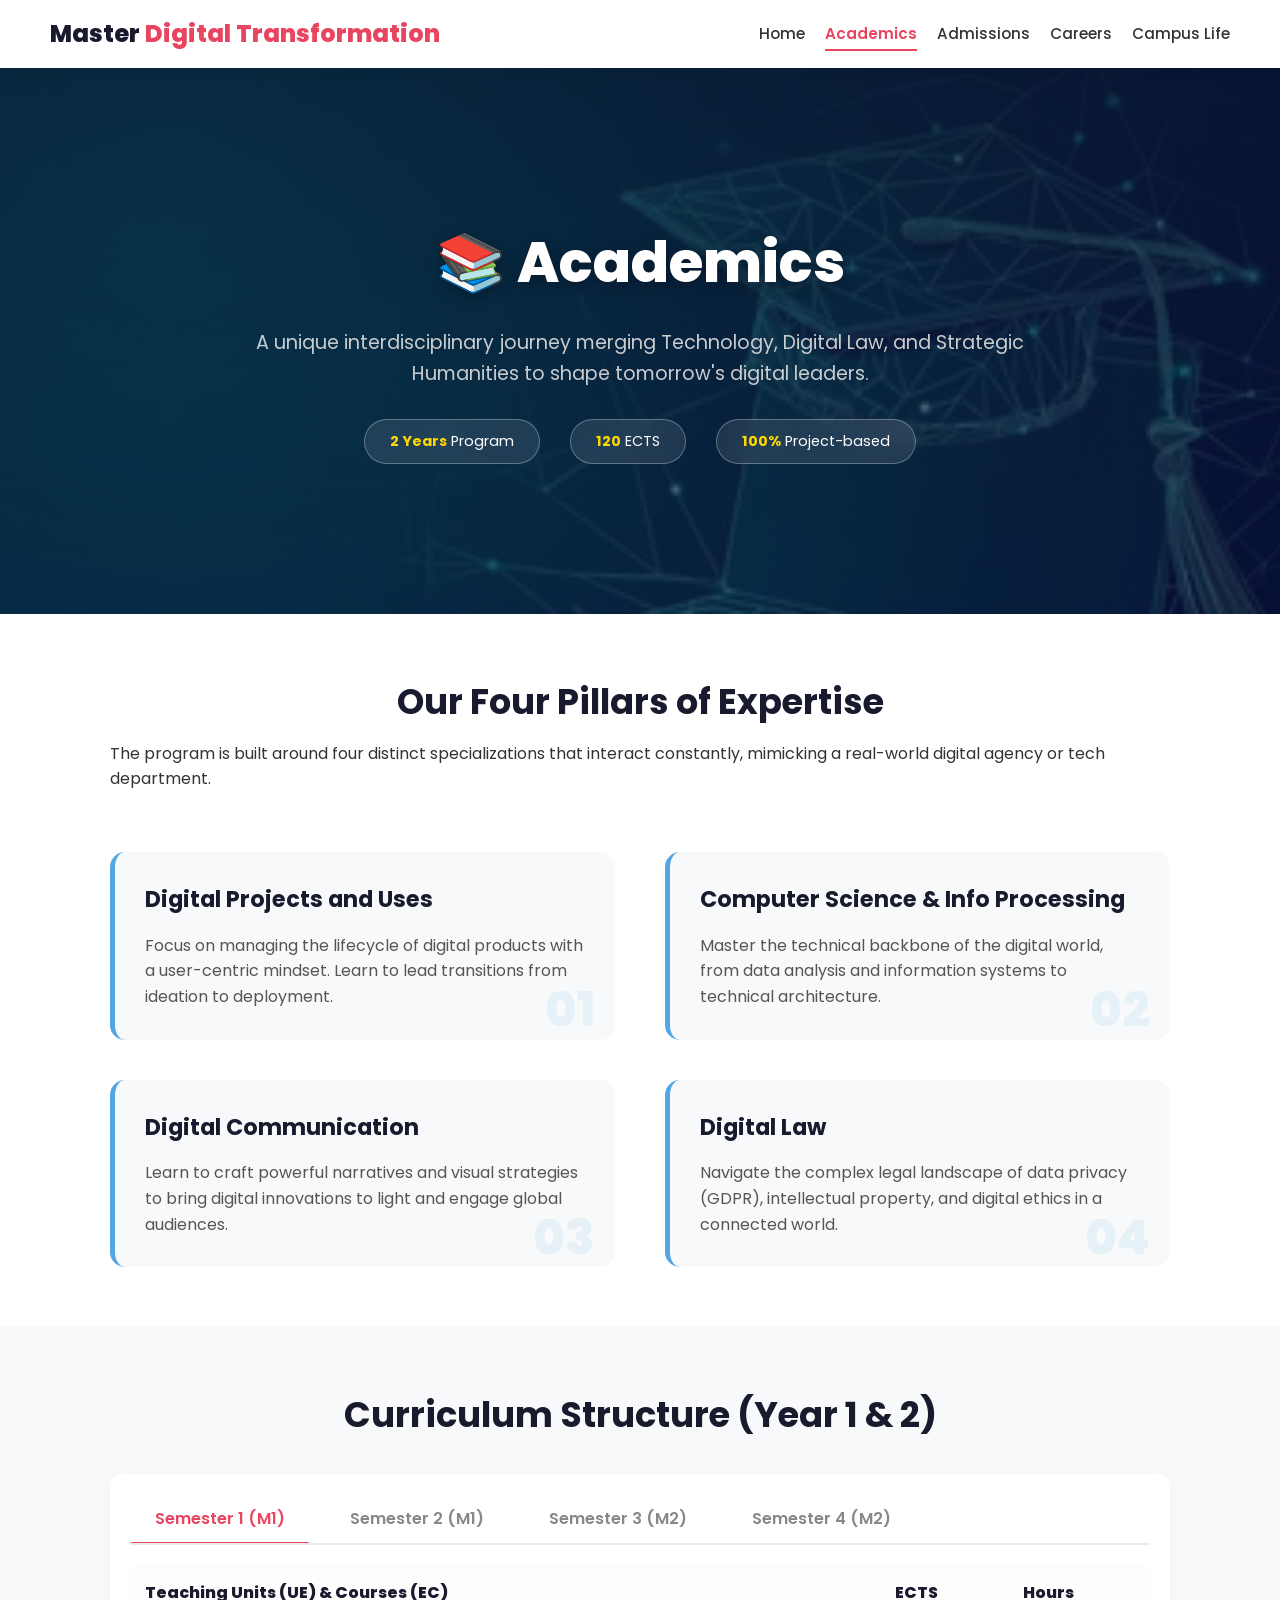
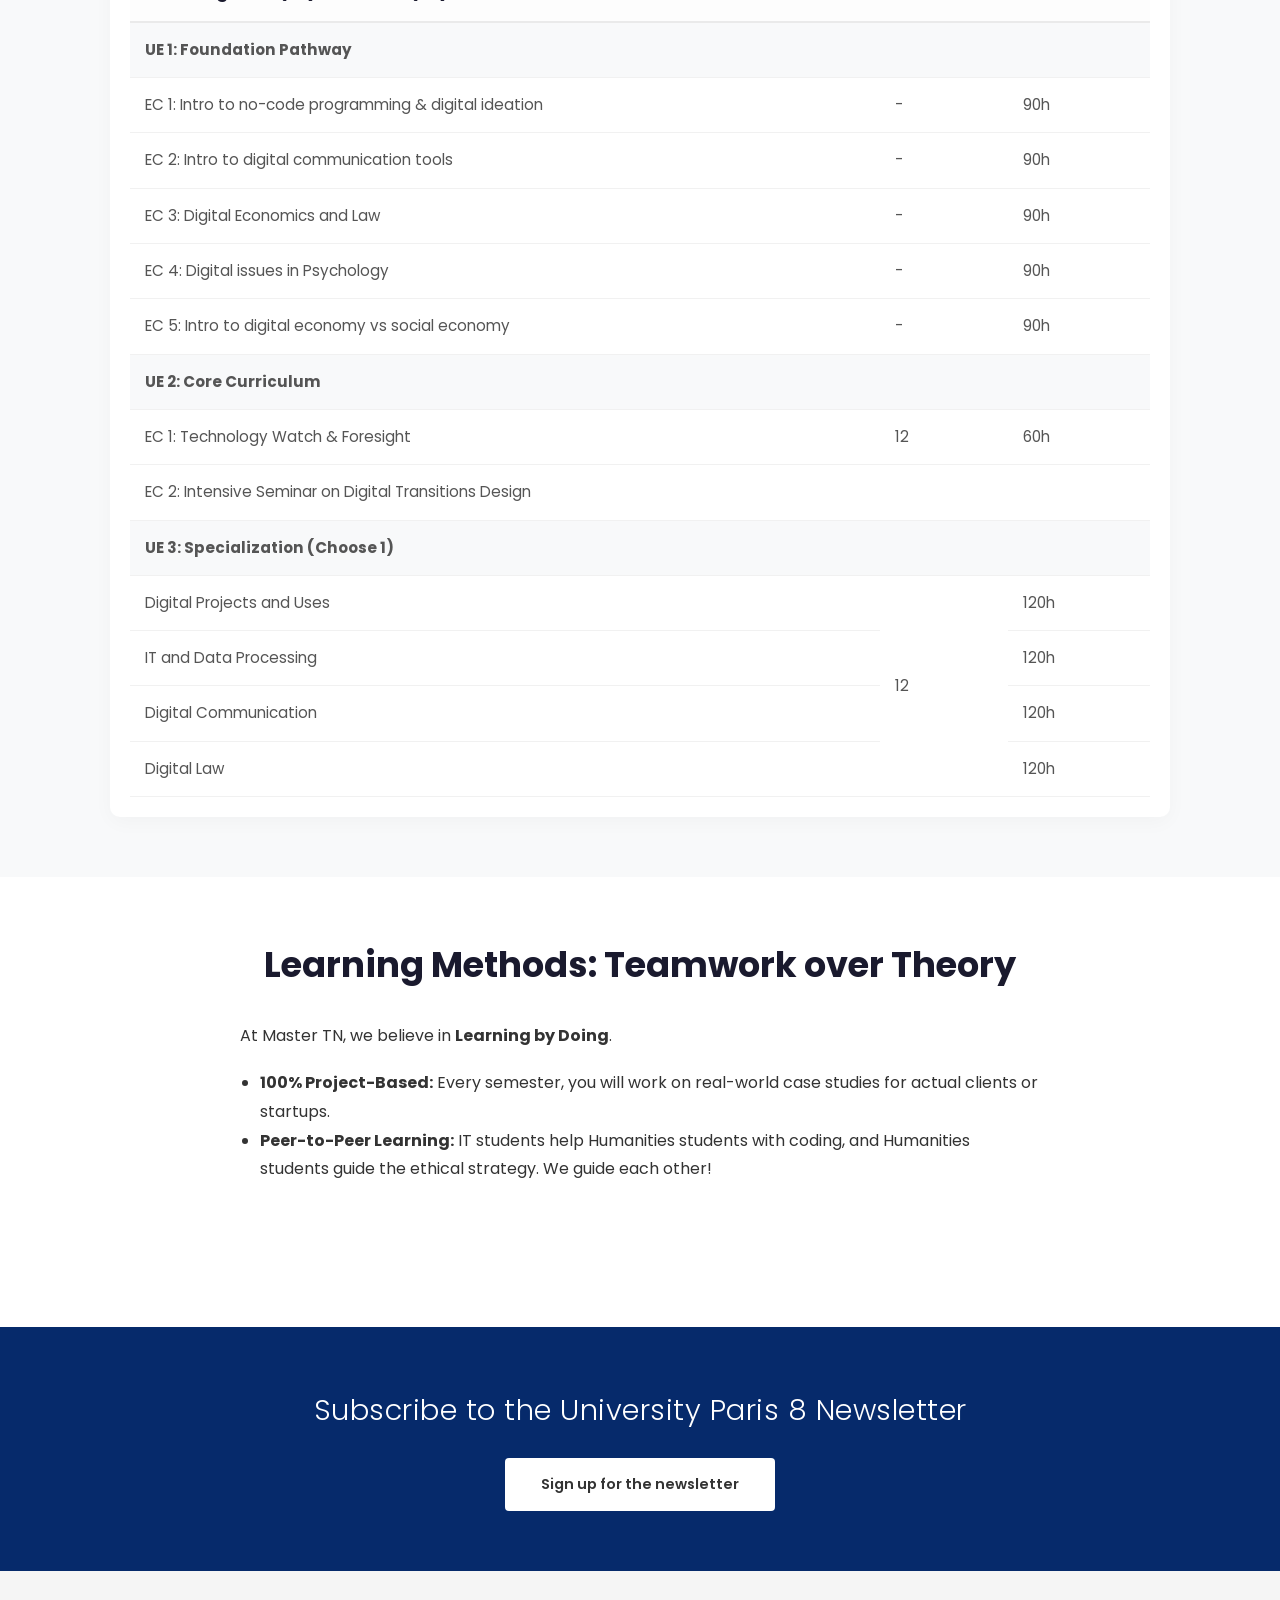
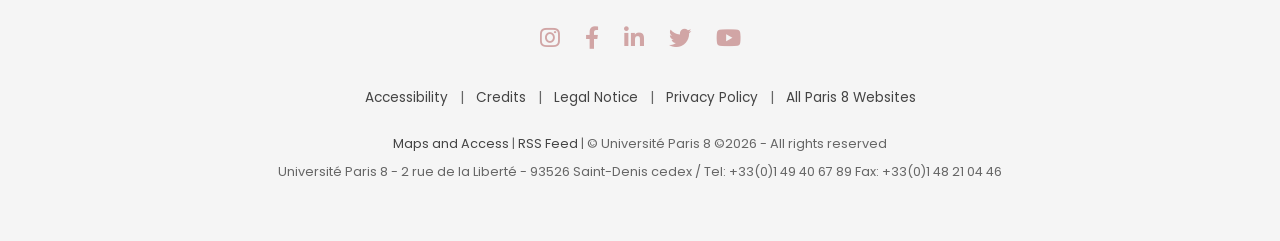
<file: academics.html>
<!DOCTYPE html>
<html lang="en">
<head>
    <meta charset="UTF-8">
    <meta name="viewport" content="width=device-width, initial-scale=1.0">
    
    <title>Master in Digital Transformation & Humanities | Université Paris 8</title>

    <meta name="description" content="Discover Master TN at Paris 8: An innovative, 100% project-based degree in Digital Humanities and Transformation. 95% tuition subsidized by the French government. Join our global network in Paris.">

    <meta name="keywords" content="Digital Humanities Master, Digital Transformation Degree Paris, Study in France, Digital Law, UX Design Master Europe, English-taught digital master">

    <meta property="og:title" content="Master in Digital Transformation & Humanities | Paris 8">
    <meta property="og:description" content="100% project-based Master's degree in the heart of Paris.">
    <meta property="og:image" content="link-anh-thumbnail-cua-ban.jpg"> 
    <meta property="og:url" content="https://ten-mien-cua-ban.com">

    <link href="https://fonts.googleapis.com/css2?family=Poppins:wght@300;400;500;600;800&display=swap" rel="stylesheet">
    <link rel="icon" type="image/png" href="logo_paris8_couleurs-officielles.png">
    <link rel="stylesheet" href="style.css">
</head>
<!--Start of Tawk.to Script-->
<script type="text/javascript">
var Tawk_API=Tawk_API||{}, Tawk_LoadStart=new Date();
(function(){
var s1=document.createElement("script"),s0=document.getElementsByTagName("script")[0];
s1.async=true;
s1.src='https://embed.tawk.to/69bb572325f53e1c37bb8ffc/1jk1sop55';
s1.charset='UTF-8';
s1.setAttribute('crossorigin','*');
s0.parentNode.insertBefore(s1,s0);
})();
</script>
<!--End of Tawk.to Script-->
<body>

    <header class="header">
        <div class="logo">Master <span>Digital Transformation</span></div>
        <nav class="navbar" id="navbar">
            <ul>
                <li class="dropdown">
                    <a href="index.html">Home</a>
                    <ul class="dropdown-menu">
                        <li><a href="#impact-data">Key Impact</a></li>
                        <li><a href="#partners">Our Partners</a></li>
                        <li><a href="#testimonials">Testimonials</a></li>
                        <li><a href="#news-events">News & Events</a></li>
                        <li><a href="#faq">FAQ</a></li>
                    </ul>
                </li>
                <li class="dropdown">
                    <a href="academics.html" class="active">Academics</a>
                    <ul class="dropdown-menu">
                        <li><a href="academics.html#detail">Detail Course</a></li>
                        <li><a href="academics.html#years">Year 1 & 2</a></li>
                        <li><a href="academics.html#methods">Learning Methods</a></li>
                        <!-- <li><a href="academics.html#teaching-team">Teaching team</a></li> -->
                    </ul>
                </li>
                <li class="dropdown">
                    <a href="admissions.html">Admissions</a>
                    <ul class="dropdown-menu">
                        <li><a href="admissions.html#m1m2">M1 / M2 Requirements</a></li>
                        <li><a href="admissions.html#process">Process & Timeline</a></li>
                        <li><a href="admissions.html#tracks">Special Tracks</a></li>
                    </ul>
                </li>
                <li class="dropdown">
                    <a href="careers.html">Careers</a>
                    <ul class="dropdown-menu">
                        <li><a href="careers.html#sectors">Activity Sectors</a></li>
                        <li><a href="careers.html#jobs">Target Professions</a></li>
                        <li><a href="careers.html#partners">Our Network</a></li>
                        <li><a href="careers.html#workstudy">Work-Study & Tips</a></li>
                    </ul>
                </li>
                <li class="dropdown">
                    <a href="school-life.html">Campus Life</a>
                    <ul class="dropdown-menu">
                        <li><a href="school-life.html#reviews">Reviews</a></li>
                        <li><a href="school-life.html#life">Life in UP8</a></li>
                        <li><a href="school-life.html#associations">Associations</a></li>
                    </ul>
                </li>
            </ul>
        </nav>
        <button class="menu-btn" id="menu-btn">☰</button>
    </header>

    <main>

        <section class="page-header academics-header">
            <div class="header-overlay"></div>
            <div class="container header-content">
                <h1>📚 Academics</h1>
                <p>A unique interdisciplinary journey merging Technology, Digital Law, and Strategic Humanities to shape tomorrow's digital leaders.</p>
                <div class="header-stats">
                    <span><strong>2 Years</strong> Program</span>
                    <span><strong>120</strong> ECTS</span>
                    <span><strong>100%</strong> Project-based</span>
                </div>
            </div>
        </section>

        <section id="detail" class="page-content container">
            <div class="academics-intro">
                <!-- <span>Curriculum Highlights</span> -->
                <h2>Our Four Pillars of Expertise</h2>
                <p>The program is built around four distinct specializations that interact constantly, mimicking a real-world digital agency or tech department.</p>
            </div>

            <div class="pillars-2-columns">
                <div class="pillar-item">
                    <div class="pillar-info">
                        <div class="pillar-num">01</div>
                        <h3>Digital Projects and Uses</h3>
                        <p>Focus on managing the lifecycle of digital products with a user-centric mindset. Learn to lead transitions from ideation to deployment.</p>
                    </div>
                    <div class="pillar-info">
                        <div class="pillar-num">02</div>
                        <h3>Computer Science & Info Processing</h3>
                        <p>Master the technical backbone of the digital world, from data analysis and information systems to technical architecture.</p>
                    </div>
                </div>

                <div class="pillar-item">
                    <div class="pillar-info">
                        <div class="pillar-num">03</div>
                        <h3>Digital Communication</h3>
                        <p>Learn to craft powerful narratives and visual strategies to bring digital innovations to light and engage global audiences.</p>
                    </div>
                    <div class="pillar-info">
                        <div class="pillar-num">04</div>
                        <h3>Digital Law</h3>
                        <p>Navigate the complex legal landscape of data privacy (GDPR), intellectual property, and digital ethics in a connected world.</p>
                    </div>
                </div>
            </div>
        </section>

        <section id="years" class="page-content bg-light">
            <div class="container">
                <h2 style="margin-bottom: 30px;">Curriculum Structure (Year 1 & 2)</h2>
                
                <div class="tabs-container">
                    <ul class="tabs">
                        <li class="tab-link active" data-tab="sem1">Semester 1 (M1)</li>
                        <li class="tab-link" data-tab="sem2">Semester 2 (M1)</li>
                        <li class="tab-link" data-tab="sem3">Semester 3 (M2)</li>
                        <li class="tab-link" data-tab="sem4">Semester 4 (M2)</li>
                    </ul>

                    <div id="sem1" class="tab-content active">
                        <table class="course-table">
                            <thead>
                                <tr><th>Teaching Units (UE) & Courses (EC)</th><th>ECTS</th><th>Hours</th></tr>
                            </thead>
                            <tbody>
                                <tr class="ue-row"><td colspan="3">UE 1: Foundation Pathway</td></tr>
                                <tr><td>EC 1: Intro to no-code programming & digital ideation</td><td>-</td><td>90h</td></tr>
                                <tr><td>EC 2: Intro to digital communication tools</td><td>-</td><td>90h</td></tr>
                                <tr><td>EC 3: Digital Economics and Law</td><td>-</td><td>90h</td></tr>
                                <tr><td>EC 4: Digital issues in Psychology</td><td>-</td><td>90h</td></tr>
                                <tr><td>EC 5: Intro to digital economy vs social economy</td><td>-</td><td>90h</td></tr>
                                
                                <tr class="ue-row"><td colspan="3">UE 2: Core Curriculum</td></tr>
                                <tr><td>EC 1: Technology Watch & Foresight</td><td>12</td><td>60h</td></tr>
                                <tr><td>EC 2: Intensive Seminar on Digital Transitions Design</td><td></td><td></td></tr>

                                <tr class="ue-row"><td colspan="3">UE 3: Specialization (Choose 1)</td></tr>
                                <tr><td>Digital Projects and Uses</td><td rowspan="4">12</td><td>120h</td></tr>
                                <tr><td>IT and Data Processing</td><td>120h</td></tr>
                                <tr><td>Digital Communication</td><td>120h</td></tr>
                                <tr><td>Digital Law</td><td>120h</td></tr>
                            </tbody>
                        </table>
                    </div>

                    <div id="sem2" class="tab-content">
                        <table class="course-table">
                            <thead>
                                <tr><th>Teaching Units (UE) & Courses (EC)</th><th>ECTS</th><th>Hours</th></tr>
                            </thead>
                            <tbody>
                                <tr class="ue-row"><td colspan="3">UE 4: Core Curriculum</td></tr>
                                <tr><td>Free Elective (EC libre)</td><td>-</td><td>30h</td></tr>
                                <tr><td>Specialized English</td><td>-</td><td>30h</td></tr>
                                
                                <tr class="ue-row"><td colspan="3">UE 5: Internship & Production</td></tr>
                                <tr><td>Collective inter-specialization production</td><td>-</td><td>30h</td></tr>
                                <tr><td>Internship (2 Months)</td><td>-</td><td>-</td></tr>
                            </tbody>
                        </table>
                    </div>

                    <div id="sem3" class="tab-content">
                        <table class="course-table">
                            <thead>
                                <tr><th>Teaching Units (UE) & Courses (EC)</th><th>ECTS</th><th>Hours</th></tr>
                            </thead>
                            <tbody>
                                <tr class="ue-row"><td colspan="3">UE 6: Core Curriculum</td></tr>
                                <tr><td>EC 1: Technology Watch & Foresight</td><td>-</td><td>30h</td></tr>
                                <tr><td>EC 2: Intensive Seminar on Digital Transitions Design</td><td>-</td><td>30h</td></tr>
                                <tr><td>EC 3: Digital Ethnography & Digital Methods</td><td>-</td><td>30h</td></tr>

                                <tr class="ue-row"><td colspan="3">UE 7: Specialization (Continuation)</td></tr>
                                <tr><td>Digital Projects / IT / Comm / Law (Continuation)</td><td>-</td><td>120h</td></tr>
                            </tbody>
                        </table>
                    </div>

                    <div id="sem4" class="tab-content">
                        <table class="course-table">
                            <thead>
                                <tr><th>Teaching Units (UE) & Courses (EC)</th><th>ECTS</th><th>Hours</th></tr>
                            </thead>
                            <tbody>
                                <tr class="ue-row"><td colspan="3">UE 8: Digital Entrepreneurship</td></tr>
                                <tr><td>EC 1: Digital Entrepreneurship</td><td>-</td><td>30h</td></tr>
                                <tr><td>EC 2: Collective inter-specialization production</td><td>-</td><td>30h</td></tr>

                                <tr class="ue-row"><td colspan="3">UE 9: Master Thesis & Internship</td></tr>
                                <tr><td>Final Internship (Alternance) and Master Thesis</td><td>-</td><td>-</td></tr>
                            </tbody>
                        </table>
                    </div>
                </div>
            </div>
        </section>

        <section id="methods" class="page-content container">
            <h2 style="margin-bottom: 30px;">Learning Methods: Teamwork over Theory</h2>
            <div style="max-width: 800px; margin: 0 auto;">
                <p style="margin-bottom: 20px;">At Master TN, we believe in <strong>Learning by Doing</strong>.</p>
                <ul style="margin-left: 20px; margin-bottom: 30px; line-height: 1.8;">
                    <li><strong>100% Project-Based:</strong> Every semester, you will work on real-world case studies for actual clients or startups.</li>
                    <li><strong>Peer-to-Peer Learning:</strong> IT students help Humanities students with coding, and Humanities students guide the ethical strategy. We guide each other!</li>
                </ul>
            </div>
        </section>
        <!-- <section id="teaching-team" class="teaching-bg">
            <div class="container">
                <div class="academics-intro">
                    <h2>Academic Team</h2>
                    <p>Our faculty consists of world-class researchers and industry experts.</p>
                </div>

                <div class="teaching-flex-container">
                    <div class="faculty-list">
                        <h3>Faculty Members - Researcher</h3>
                        <ul class="staff-list">
                            <li><strong>Matthieu Quiniou</strong> (Info-com.)</li>
                            <li><strong>Khaldoun Zreik</strong> (Info-com.)</li>
                            <li><strong>Madjid Ihadjadene</strong> (Info-com.)</li>
                            <li><strong>Imad Saleh</strong> (Info-com.)</li>
                            <li><strong>Guillaume Besacier</strong> (Informatique)</li>
                            <li><strong>Rakia Jaziri</strong> (Informatique)</li>
                            <li><strong>Gaëtan Bourmaud</strong> (Ergonomie)</li>
                            <li><strong>Muriel Prévot-Carpentier</strong> (Ergonomie)</li>
                            <li><strong>Raphaele Miljkovitch</strong> (Psychologie)</li>
                            <li><strong>Bertrand Warusfel</strong> (Droit)</li>
                            <li><strong>Jean-Louis Iten</strong> (Droit)</li>
                            <li><strong>Karine Lespinasse</strong> (Gestion-com)</li>
                        </ul>
                    </div>

                    <div class="contact-sidebar">
                        <div class="management-card">
                            <div class="card-section">
                                <h4>Program Management</h4>
                                <p>Heads of Program: <br> <strong>Matthieu QUINIOU</strong>, <strong>Khaldoun ZREIK</strong></p>
                            </div>
                            
                            <div class="card-section secretariat">
                                <h4>Secretariat</h4>
                                <p><strong>Stavroula BELLOS</strong></p>
                                <p><a href="mailto:stavroula.bellos@univ-paris8.fr">stavroula.bellos@univ-paris8.fr</a></p>
                                <p><i class="fas fa-map-marker-alt"></i> Office A 168</p>
                                <p><i class="fas fa-phone"></i> 01 49 40 67 58</p>
                            </div>
                        </div>
                    </div>
                </div>
            </div>
        </section> -->
    </main>

    <footer class="main-footer">
        <div class="newsletter-section">
            <div class="container">
                <h2>Subscribe to the University Paris 8 Newsletter</h2>
                <a href="#" class="newsletter-btn">Sign up for the newsletter</a>
            </div>
        </div>

        <div class="footer-details">
            <div class="container">
                <div class="social-icons">
                    <a href="https://www.instagram.com/univparis8/" aria-label="Instagram"><i class="fab fa-instagram"></i></a>
                    <a href="https://www.facebook.com/Paris8" aria-label="Facebook"><i class="fab fa-facebook-f"></i></a>
                    <a href="https://www.linkedin.com/school/universit%C3%A9-vincennes-saint-denis-paris-viii-/" aria-label="LinkedIn"><i class="fab fa-linkedin-in"></i></a>
                    <a href="https://bsky.app/profile/univ-paris8.fr" aria-label="Twitter"><i class="fab fa-twitter"></i></a>
                    <a href="https://www.youtube.com/channel/UCFrdu1Rf_A9huYq-QD3ER2g" aria-label="YouTube"><i class="fab fa-youtube"></i></a>
                </div>

                <nav class="footer-links">
                    <a href="https://www.univ-paris8.fr/Accessibilite">Accessibility</a> | 
                    <a href="https://www.univ-paris8.fr/Credits">Credits</a> | 
                    <a href="https://www.univ-paris8.fr/Mentions-legales-et-conditions-generales-d-utilisation-CGU">Legal Notice</a> | 
                    <a href="https://www.univ-paris8.fr/Politique-de-confidentialite">Privacy Policy</a> | 
                    <a href="https://www.univ-paris8.fr/Tous-les-sites-de-Paris-8">All Paris 8 Websites</a>
                </nav>

                <div class="footer-info">
                    <p>
                        <a href="https://www.univ-paris8.fr/Acces-et-plans">Maps and Access</a> | 
                        <a href="https://www.univ-paris8.fr/spip.php?page=backend">RSS Feed</a> | 
                        © Université Paris 8 ©2026 - All rights reserved
                    </p>
                    <p>Université Paris 8 - 2 rue de la Liberté - 93526 Saint-Denis cedex / Tel: +33(0)1 49 40 67 89 Fax: +33(0)1 48 21 04 46</p>
                </div>
            </div>
        </div>
    </footer>

    <script>
        document.querySelectorAll('.tab-link').forEach(link => {
            link.addEventListener('click', function() {
                // Xóa active các tab hiện tại
                document.querySelectorAll('.tab-link').forEach(item => item.classList.remove('active'));
                document.querySelectorAll('.tab-content').forEach(item => item.classList.remove('active'));
                
                // Thêm active vào tab vừa click
                this.classList.add('active');
                const tabId = this.getAttribute('data-tab');
                document.getElementById(tabId).classList.add('active');
            });
        });
    </script>
    <script src="script.js"></script>
</body>
</html>
</file>
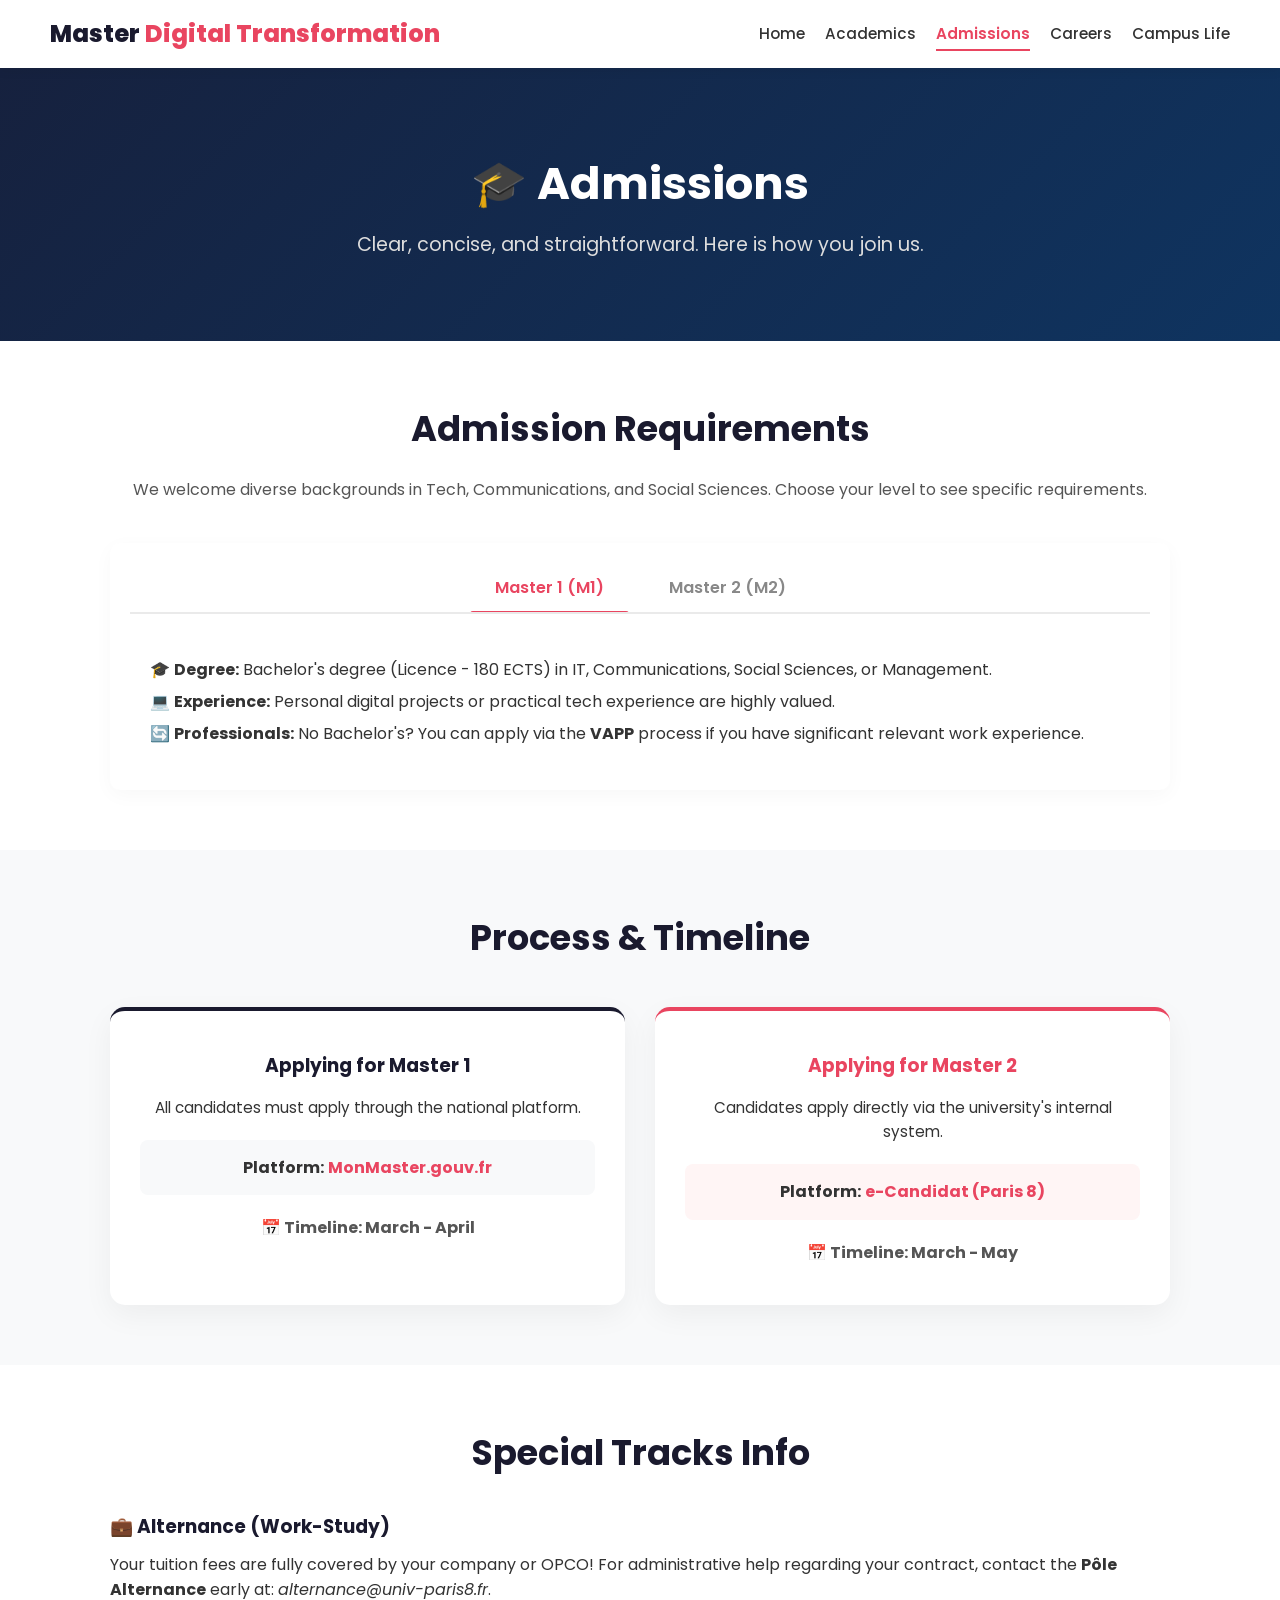
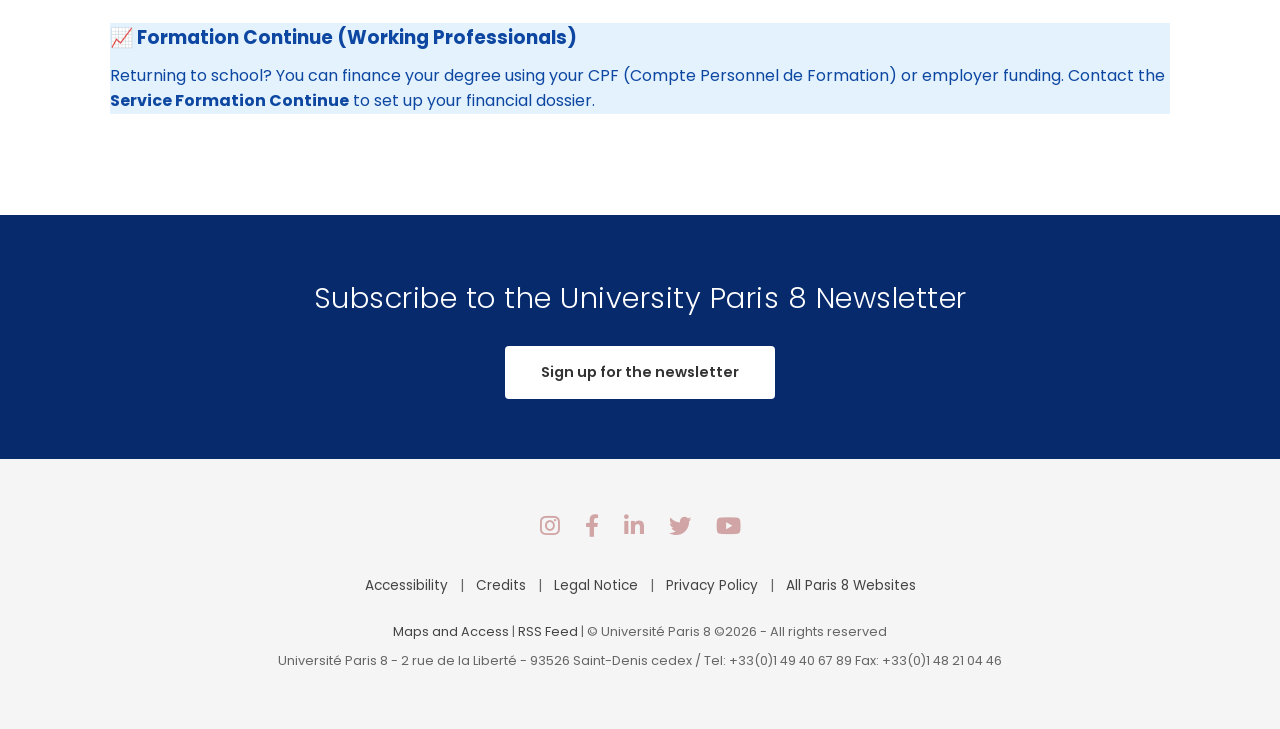
<file: admissions.html>
<!DOCTYPE html>
<html lang="en">
<head>
    <meta charset="UTF-8">
    <meta name="viewport" content="width=device-width, initial-scale=1.0">
    
    <title>Master in Digital Transformation & Humanities | Université Paris 8</title>

    <meta name="description" content="Discover Master TN at Paris 8: An innovative, 100% project-based degree in Digital Humanities and Transformation. 95% tuition subsidized by the French government. Join our global network in Paris.">

    <meta name="keywords" content="Digital Humanities Master, Digital Transformation Degree Paris, Study in France, Digital Law, UX Design Master Europe, English-taught digital master">

    <meta property="og:title" content="Master in Digital Transformation & Humanities | Paris 8">
    <meta property="og:description" content="100% project-based Master's degree in the heart of Paris.">
    <meta property="og:image" content="link-anh-thumbnail-cua-ban.jpg"> 
    <meta property="og:url" content="https://ten-mien-cua-ban.com">

    <link href="https://fonts.googleapis.com/css2?family=Poppins:wght@300;400;500;600;800&display=swap" rel="stylesheet">
    <link rel="icon" type="image/png" href="logo_paris8_couleurs-officielles.png">
    <link rel="stylesheet" href="style.css">
</head>
<!--Start of Tawk.to Script-->
<script type="text/javascript">
var Tawk_API=Tawk_API||{}, Tawk_LoadStart=new Date();
(function(){
var s1=document.createElement("script"),s0=document.getElementsByTagName("script")[0];
s1.async=true;
s1.src='https://embed.tawk.to/69bb572325f53e1c37bb8ffc/1jk1sop55';
s1.charset='UTF-8';
s1.setAttribute('crossorigin','*');
s0.parentNode.insertBefore(s1,s0);
})();
</script>
<!--End of Tawk.to Script-->
<body>

    <header class="header">
        <div class="logo">Master <span>Digital Transformation</span></div>
        <nav class="navbar" id="navbar">
            <ul>
                <li class="dropdown">
                    <a href="index.html">Home</a>
                    <ul class="dropdown-menu">
                        <li><a href="#impact-data">Key Impact</a></li>
                        <li><a href="#partners">Our Partners</a></li>
                        <li><a href="#testimonials">Testimonials</a></li>
                        <li><a href="#news-events">News & Events</a></li>
                        <li><a href="#faq">FAQ</a></li>
                    </ul>
                </li>
                <li class="dropdown">
                    <a href="academics.html">Academics</a>
                    <ul class="dropdown-menu">
                        <li><a href="academics.html#detail">Detail Course</a></li>
                        <li><a href="academics.html#years">Year 1 & 2</a></li>
                        <li><a href="academics.html#methods">Learning Methods</a></li>
                    </ul>
                </li>
                <li class="dropdown">
                    <a href="admissions.html" class="active">Admissions</a>
                    <ul class="dropdown-menu">
                        <li><a href="admissions.html#m1m2">M1 / M2 Requirements</a></li>
                        <li><a href="admissions.html#process">Process & Timeline</a></li>
                        <li><a href="admissions.html#tracks">Special Tracks</a></li>
                    </ul>
                </li>
                <li class="dropdown">
                    <a href="careers.html">Careers</a>
                    <ul class="dropdown-menu">
                        <li><a href="careers.html#sectors">Activity Sectors</a></li>
                        <li><a href="careers.html#jobs">Target Professions</a></li>
                        <li><a href="careers.html#partners">Our Network</a></li>
                        <li><a href="careers.html#workstudy">Work-Study & Tips</a></li>
                    </ul>
                </li>
                <li class="dropdown">
                    <a href="school-life.html">Campus Life</a>
                    <ul class="dropdown-menu">
                        <li><a href="school-life.html#reviews">Reviews</a></li>
                        <li><a href="school-life.html#life">Life in UP8</a></li>
                        <li><a href="school-life.html#associations">Associations</a></li>
                    </ul>
                </li>
            </ul>
        </nav>
        <button class="menu-btn" id="menu-btn">☰</button>
    </header>

    <main>
        <section class="page-header">
            <div class="container">
                <h1>🎓 Admissions</h1>
                <p>Clear, concise, and straightforward. Here is how you join us.</p>
            </div>
        </section>

        <section id="m1m2" class="page-content container">
            <h2 style="margin-bottom: 20px;">Admission Requirements</h2>
            <p style="text-align: center; margin-bottom: 40px; color: #555;">We welcome diverse backgrounds in Tech, Communications, and Social Sciences. Choose your level to see specific requirements.</p>

            <div class="tabs-container">
                <ul class="tabs" style="justify-content: center;">
                    <li class="tab-link active" data-tab="req-m1">Master 1 (M1)</li>
                    <li class="tab-link" data-tab="req-m2">Master 2 (M2)</li>
                </ul>

                <div id="req-m1" class="tab-content active" style="padding: 20px;">
                    <ul style="list-style: none; line-height: 2;">
                        <li>🎓 <strong>Degree:</strong> Bachelor's degree (Licence - 180 ECTS) in IT, Communications, Social Sciences, or Management.</li>
                        <li>💻 <strong>Experience:</strong> Personal digital projects or practical tech experience are highly valued.</li>
                        <li>🔄 <strong>Professionals:</strong> No Bachelor's? You can apply via the <strong>VAPP</strong> process if you have significant relevant work experience.</li>
                    </ul>
                </div>

                <div id="req-m2" class="tab-content" style="padding: 20px;">
                    <ul style="list-style: none; line-height: 2;">
                        <li>🎓 <strong>Degree:</strong> Completed Master 1 (60 ECTS) in a related field (Digital Design, Project Management, Digital Humanities).</li>
                        <li>🎯 <strong>Project Focus:</strong> A highly defined career or research project aligned with Digital Transitions.</li>
                        <li>💼 <strong>Alternance Rule:</strong> You <em>must</em> secure a company contract (Apprentissage/Professionnalisation) for official enrollment in the Alternance track.</li>
                    </ul>
                </div>
            </div>
        </section>

        <section id="process" class="page-content bg-light">
            <div class="container">
                <h2 style="margin-bottom: 40px;">Process & Timeline</h2>
                
                <div class="grid-container">
                    <div class="card" style="border-top: 4px solid #1a1a2e; text-align: center;">
                        <h3 style="color: #1a1a2e;">Applying for Master 1</h3>
                        <p style="margin-top: 15px; font-size: 0.95rem;">All candidates must apply through the national platform.</p>
                        <div style="margin: 20px 0; padding: 15px; background: #f8f9fa; border-radius: 8px;">
                            <strong>Platform:</strong> <a href="https://monmaster.gouv.fr/formation" style="color: #e94560; text-decoration: none; font-weight: bold;">MonMaster.gouv.fr</a>
                        </div>
                        <p style="color: #555; font-weight: bold;">📅 Timeline: March - April</p>
                    </div>

                    <div class="card" style="border-top: 4px solid #e94560; text-align: center;">
                        <h3 style="color: #e94560;">Applying for Master 2</h3>
                        <p style="margin-top: 15px; font-size: 0.95rem;">Candidates apply directly via the university's internal system.</p>
                        <div style="margin: 20px 0; padding: 15px; background: #fff5f5; border-radius: 8px;">
                            <strong>Platform:</strong> <a href="https://www.univ-paris8.fr/-Candidature-inscription-" style="color: #e94560; text-decoration: none; font-weight: bold;">e-Candidat (Paris 8)</a>
                        </div>
                        <p style="color: #555; font-weight: bold;">📅 Timeline: March - May</p>
                    </div>
                </div>
            </div>
        </section>

        <section id="tracks" class="page-content container">
            <h2 style="margin-bottom: 30px;">Special Tracks Info</h2>
            
            <div class="pro-tip" style="margin-bottom: 20px;">
                <h3 style="margin-bottom: 10px; color: #1a1a2e;">💼 Alternance (Work-Study)</h3>
                <p>Your tuition fees are fully covered by your company or OPCO! For administrative help regarding your contract, contact the <strong>Pôle Alternance</strong> early at: <em>alternance@univ-paris8.fr</em>.</p>
            </div>

            <div class="pro-tip" style="background-color: #e3f2fd; border-left-color: #2196f3; color: #0d47a1;">
                <h3 style="margin-bottom: 10px;">📈 Formation Continue (Working Professionals)</h3>
                <p>Returning to school? You can finance your degree using your CPF (Compte Personnel de Formation) or employer funding. Contact the <strong>Service Formation Continue</strong> to set up your financial dossier.</p>
            </div>
        </section>

    </main>

    <footer class="main-footer">
        <div class="newsletter-section">
            <div class="container">
                <h2>Subscribe to the University Paris 8 Newsletter</h2>
                <a href="#" class="newsletter-btn">Sign up for the newsletter</a>
            </div>
        </div>

        <div class="footer-details">
            <div class="container">
                <div class="social-icons">
                    <a href="https://www.instagram.com/univparis8/" aria-label="Instagram"><i class="fab fa-instagram"></i></a>
                    <a href="https://www.facebook.com/Paris8" aria-label="Facebook"><i class="fab fa-facebook-f"></i></a>
                    <a href="https://www.linkedin.com/school/universit%C3%A9-vincennes-saint-denis-paris-viii-/" aria-label="LinkedIn"><i class="fab fa-linkedin-in"></i></a>
                    <a href="https://bsky.app/profile/univ-paris8.fr" aria-label="Twitter"><i class="fab fa-twitter"></i></a>
                    <a href="https://www.youtube.com/channel/UCFrdu1Rf_A9huYq-QD3ER2g" aria-label="YouTube"><i class="fab fa-youtube"></i></a>
                </div>

                <nav class="footer-links">
                    <a href="https://www.univ-paris8.fr/Accessibilite">Accessibility</a> | 
                    <a href="https://www.univ-paris8.fr/Credits">Credits</a> | 
                    <a href="https://www.univ-paris8.fr/Mentions-legales-et-conditions-generales-d-utilisation-CGU">Legal Notice</a> | 
                    <a href="https://www.univ-paris8.fr/Politique-de-confidentialite">Privacy Policy</a> | 
                    <a href="https://www.univ-paris8.fr/Tous-les-sites-de-Paris-8">All Paris 8 Websites</a>
                </nav>

                <div class="footer-info">
                    <p>
                        <a href="https://www.univ-paris8.fr/Acces-et-plans">Maps and Access</a> | 
                        <a href="https://www.univ-paris8.fr/spip.php?page=backend">RSS Feed</a> | 
                        © Université Paris 8 ©2026 - All rights reserved
                    </p>
                    <p>Université Paris 8 - 2 rue de la Liberté - 93526 Saint-Denis cedex / Tel: +33(0)1 49 40 67 89 Fax: +33(0)1 48 21 04 46</p>
                </div>
            </div>
        </div>
    </footer>

    <script>
        document.querySelectorAll('.tab-link').forEach(link => {
            link.addEventListener('click', function() {
                // Xóa active các tab hiện tại trong khối này
                const container = this.closest('.tabs-container');
                container.querySelectorAll('.tab-link').forEach(item => item.classList.remove('active'));
                container.querySelectorAll('.tab-content').forEach(item => item.classList.remove('active'));
                
                // Thêm active vào tab vừa click
                this.classList.add('active');
                const tabId = this.getAttribute('data-tab');
                document.getElementById(tabId).classList.add('active');
            });
        });
    </script>
    <script src="script.js"></script>
</body>
</html>
</file>
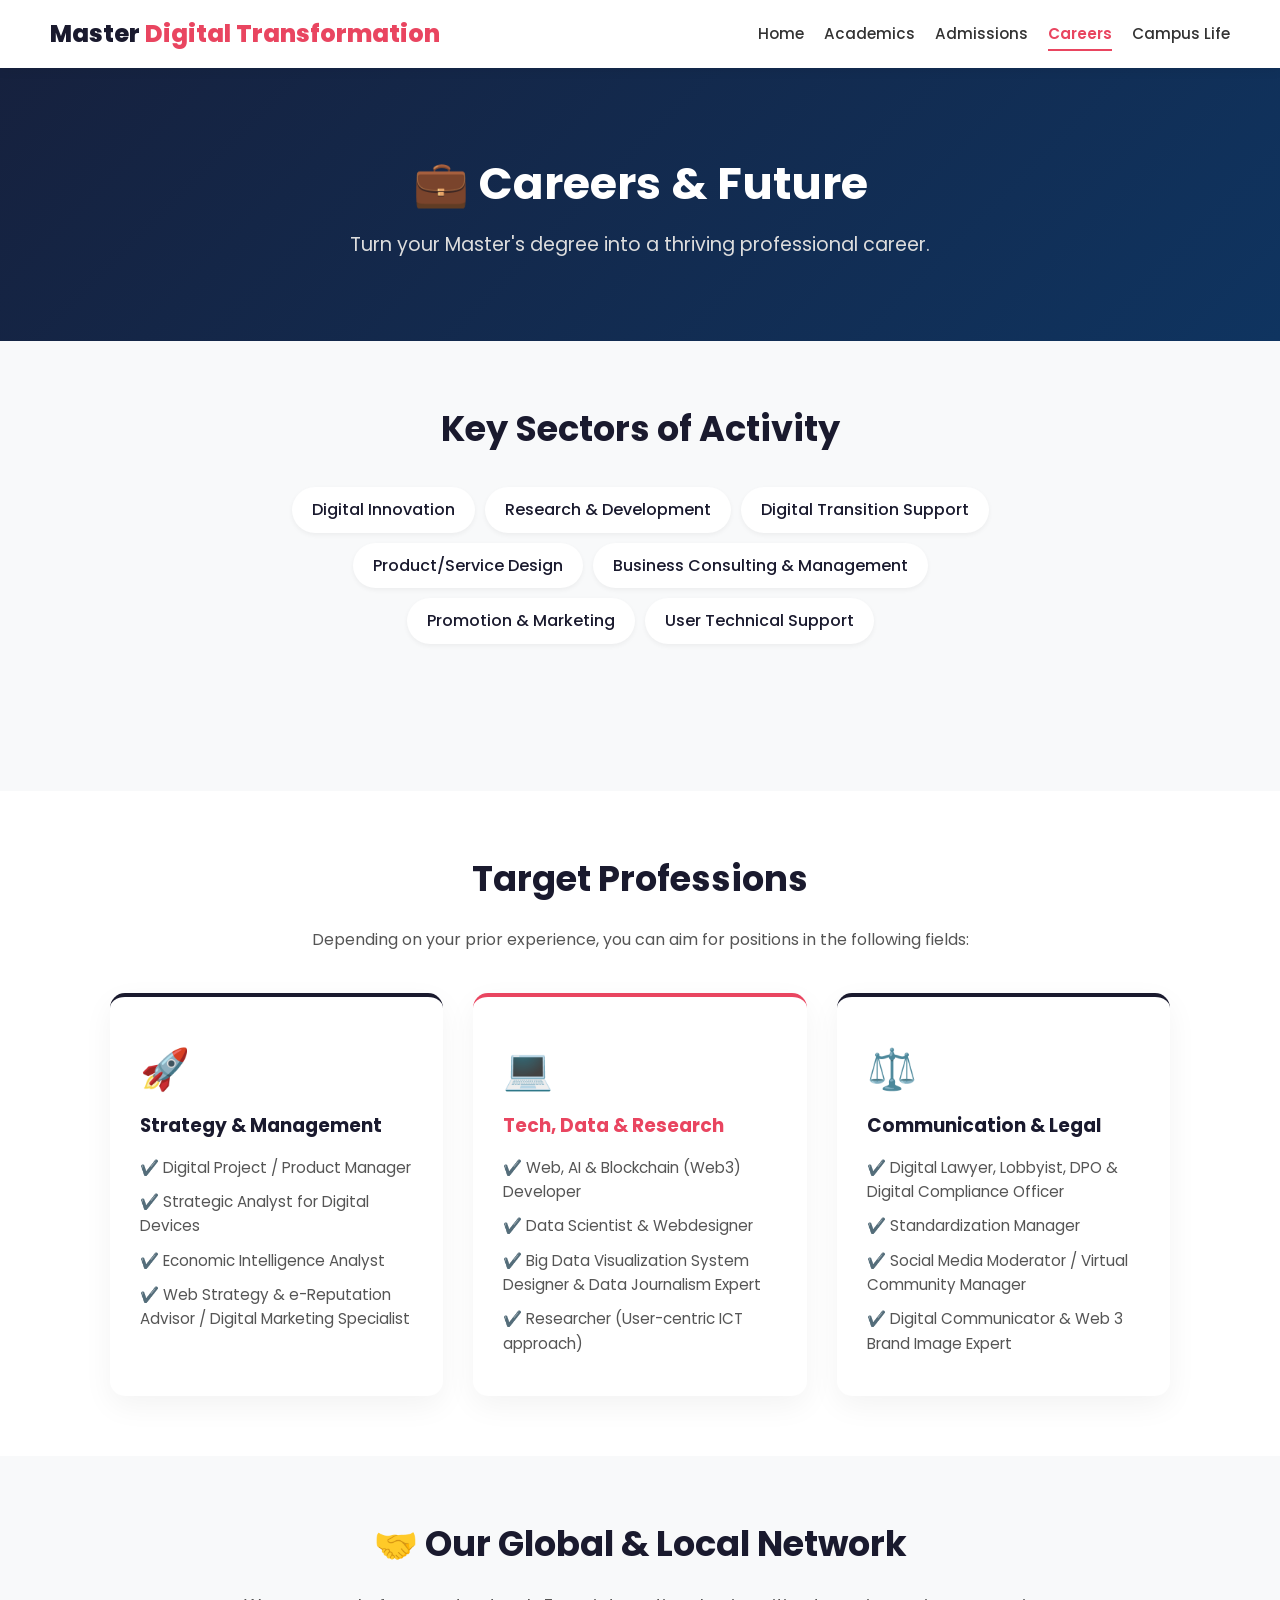
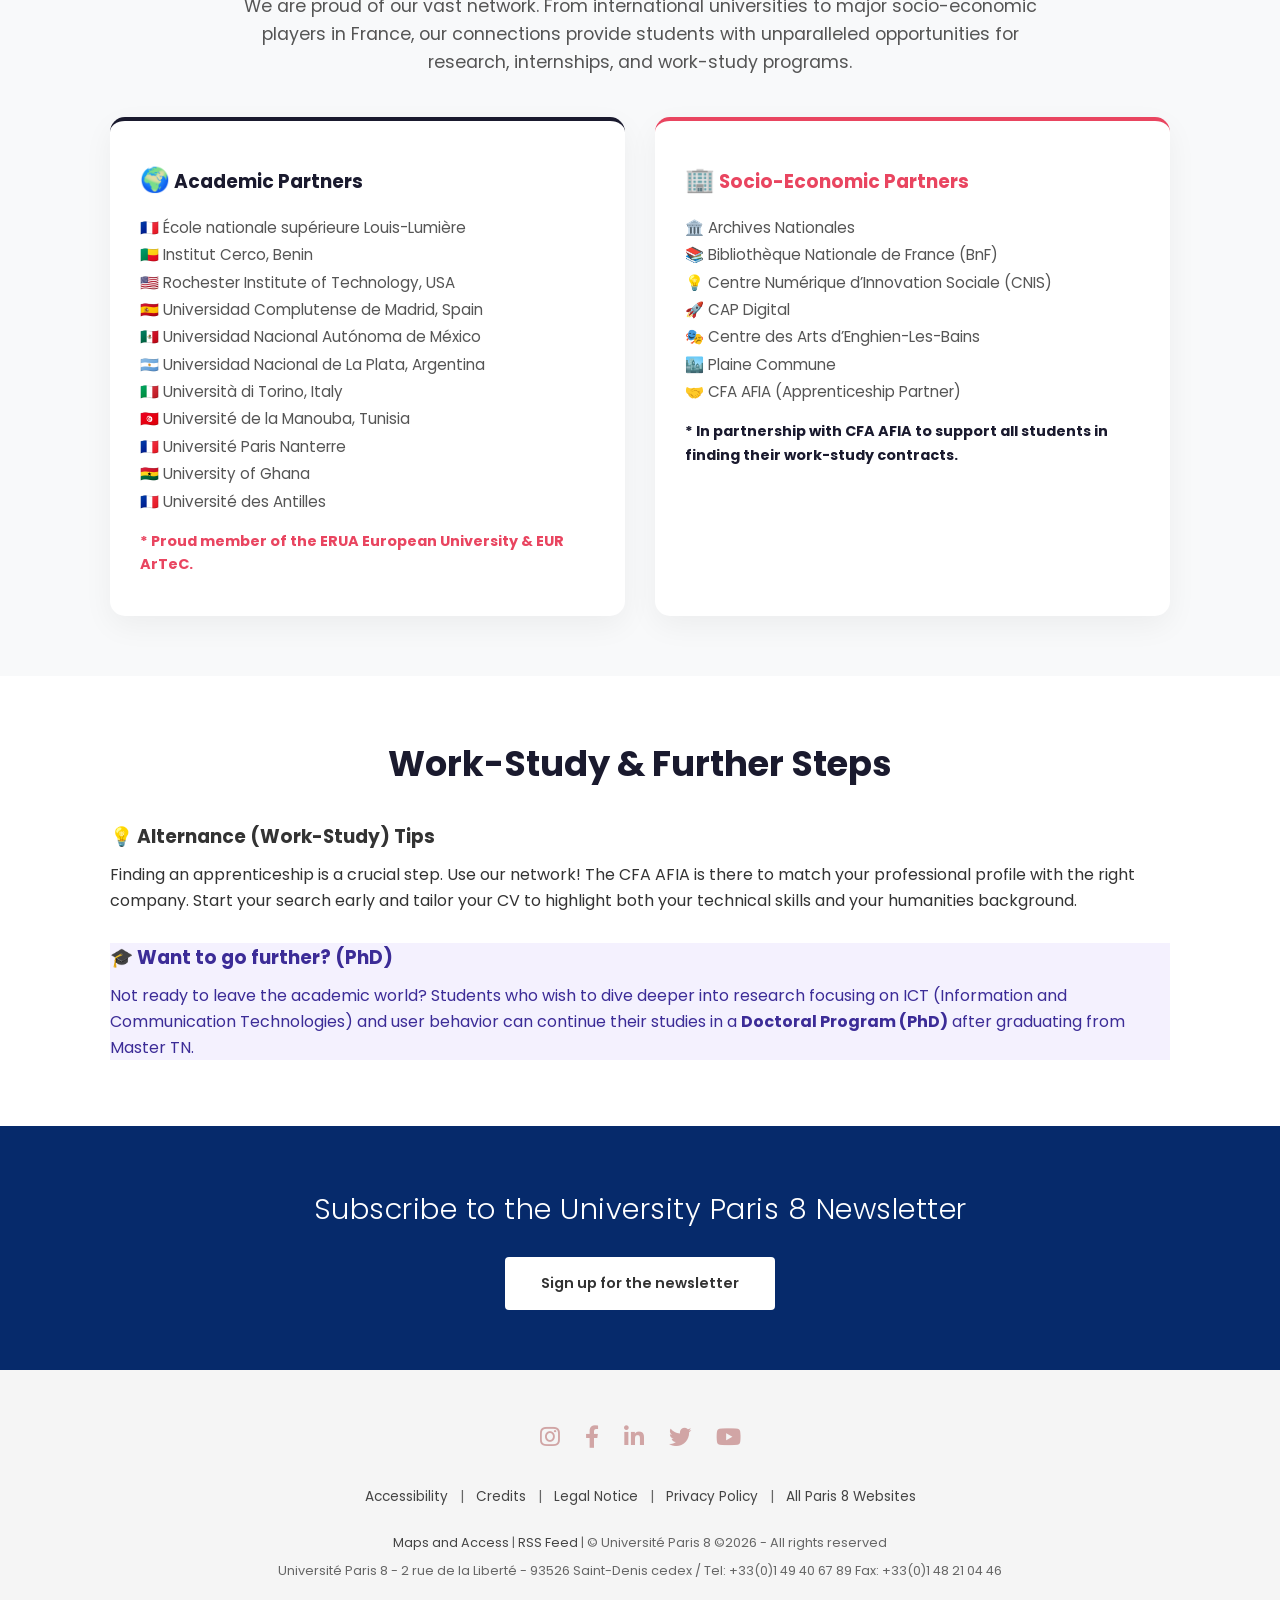
<file: careers.html>
<!DOCTYPE html>
<html lang="en">
<head>
    <meta charset="UTF-8">
    <meta name="viewport" content="width=device-width, initial-scale=1.0">
    
    <title>Master in Digital Transformation & Humanities | Université Paris 8</title>

    <meta name="description" content="Discover Master TN at Paris 8: An innovative, 100% project-based degree in Digital Humanities and Transformation. 95% tuition subsidized by the French government. Join our global network in Paris.">

    <meta name="keywords" content="Digital Humanities Master, Digital Transformation Degree Paris, Study in France, Digital Law, UX Design Master Europe, English-taught digital master">

    <meta property="og:title" content="Master in Digital Transformation & Humanities | Paris 8">
    <meta property="og:description" content="100% project-based Master's degree in the heart of Paris.">
    <meta property="og:image" content="link-anh-thumbnail-cua-ban.jpg"> 
    <meta property="og:url" content="https://ten-mien-cua-ban.com">

    <link href="https://fonts.googleapis.com/css2?family=Poppins:wght@300;400;500;600;800&display=swap" rel="stylesheet">
    <link rel="icon" type="image/png" href="logo_paris8_couleurs-officielles.png">
    <link rel="stylesheet" href="style.css">
</head>
<!--Start of Tawk.to Script-->
<script type="text/javascript">
var Tawk_API=Tawk_API||{}, Tawk_LoadStart=new Date();
(function(){
var s1=document.createElement("script"),s0=document.getElementsByTagName("script")[0];
s1.async=true;
s1.src='https://embed.tawk.to/69bb572325f53e1c37bb8ffc/1jk1sop55';
s1.charset='UTF-8';
s1.setAttribute('crossorigin','*');
s0.parentNode.insertBefore(s1,s0);
})();
</script>
<!--End of Tawk.to Script-->
<body>

    <header class="header">
        <div class="logo">Master <span>Digital Transformation</span></div>
        <nav class="navbar" id="navbar">
            <ul>
                <li class="dropdown">
                    <a href="index.html">Home</a>
                    <ul class="dropdown-menu">
                        <li><a href="#impact-data">Key Impact</a></li>
                        <li><a href="#partners">Our Partners</a></li>
                        <li><a href="#testimonials">Testimonials</a></li>
                        <li><a href="#news-events">News & Events</a></li>
                        <li><a href="#faq">FAQ</a></li>
                    </ul>
                </li>
                <li class="dropdown">
                    <a href="academics.html">Academics</a>
                    <ul class="dropdown-menu">
                        <li><a href="academics.html#detail">Detail Course</a></li>
                        <li><a href="academics.html#years">Year 1 & 2</a></li>
                        <li><a href="academics.html#methods">Learning Methods</a></li>
                    </ul>
                </li>
                <li class="dropdown">
                    <a href="admissions.html">Admissions</a>
                    <ul class="dropdown-menu">
                        <li><a href="admissions.html#m1m2">M1 / M2 Requirements</a></li>
                        <li><a href="admissions.html#process">Process & Timeline</a></li>
                        <li><a href="admissions.html#tracks">Special Tracks</a></li>
                    </ul>
                </li>
                <li class="dropdown">
                    <a href="careers.html" class="active">Careers</a>
                    <ul class="dropdown-menu">
                        <li><a href="careers.html#sectors">Activity Sectors</a></li>
                        <li><a href="careers.html#jobs">Target Professions</a></li>
                        <li><a href="careers.html#partners">Our Network</a></li>
                        <li><a href="careers.html#workstudy">Work-Study & Tips</a></li>
                    </ul>
                </li>
                <li class="dropdown">
                    <a href="school-life.html">Campus Life</a>
                    <ul class="dropdown-menu">
                        <li><a href="school-life.html#reviews">Reviews</a></li>
                        <li><a href="school-life.html#life">Life in UP8</a></li>
                        <li><a href="school-life.html#associations">Associations</a></li>
                    </ul>
                </li>
            </ul>
        </nav>
        <button class="menu-btn" id="menu-btn">☰</button>
    </header>

    <main>
        <section class="page-header">
            <div class="container">
                <h1>💼 Careers & Future</h1>
                <p>Turn your Master's degree into a thriving professional career.</p>
            </div>
        </section>

        <section id="sectors" class="page-content bg-light">
            <div class="container">
                <h2 style="margin-bottom: 30px;">Key Sectors of Activity</h2>
                <div style="max-width: 800px; margin: 0 auto; text-align: left; display: flex; flex-wrap: wrap; gap: 10px; justify-content: center;">
                    <span style="background: #fff; padding: 10px 20px; border-radius: 50px; box-shadow: 0 2px 5px rgba(0,0,0,0.05); color: #1a1a2e; font-weight: 500;">Digital Innovation</span>
                    <span style="background: #fff; padding: 10px 20px; border-radius: 50px; box-shadow: 0 2px 5px rgba(0,0,0,0.05); color: #1a1a2e; font-weight: 500;">Research & Development</span>
                    <span style="background: #fff; padding: 10px 20px; border-radius: 50px; box-shadow: 0 2px 5px rgba(0,0,0,0.05); color: #1a1a2e; font-weight: 500;">Digital Transition Support</span>
                    <span style="background: #fff; padding: 10px 20px; border-radius: 50px; box-shadow: 0 2px 5px rgba(0,0,0,0.05); color: #1a1a2e; font-weight: 500;">Product/Service Design</span>
                    <span style="background: #fff; padding: 10px 20px; border-radius: 50px; box-shadow: 0 2px 5px rgba(0,0,0,0.05); color: #1a1a2e; font-weight: 500;">Business Consulting & Management</span>
                    <span style="background: #fff; padding: 10px 20px; border-radius: 50px; box-shadow: 0 2px 5px rgba(0,0,0,0.05); color: #1a1a2e; font-weight: 500;">Promotion & Marketing</span>
                    <span style="background: #fff; padding: 10px 20px; border-radius: 50px; box-shadow: 0 2px 5px rgba(0,0,0,0.05); color: #1a1a2e; font-weight: 500;">User Technical Support</span>
                </div>
            </div>
        </section>

        <section id="jobs" class="page-content container">
            <h2 style="margin-bottom: 20px;">Target Professions</h2>
            <p style="text-align: center; margin-bottom: 40px; color: #555;">Depending on your prior experience, you can aim for positions in the following fields:</p>
            
            <div class="grid-container">
                <div class="card" style="border-top: 4px solid #1a1a2e;">
                    <div class="icon" style="font-size: 2.5rem; margin-bottom: 10px;">🚀</div>
                    <h3 style="color: #1a1a2e;">Strategy & Management</h3>
                    <ul style="list-style-type: none; color: #555; padding: 0; font-size: 0.95rem;">
                        <li style="margin-bottom: 10px;">✔️ Digital Project / Product Manager</li>
                        <li style="margin-bottom: 10px;">✔️ Strategic Analyst for Digital Devices</li>
                        <li style="margin-bottom: 10px;">✔️ Economic Intelligence Analyst</li>
                        <li>✔️ Web Strategy & e-Reputation Advisor / Digital Marketing Specialist</li>
                    </ul>
                </div>

                <div class="card" style="border-top: 4px solid #e94560;">
                    <div class="icon" style="font-size: 2.5rem; margin-bottom: 10px;">💻</div>
                    <h3 style="color: #e94560;">Tech, Data & Research</h3>
                    <ul style="list-style-type: none; color: #555; padding: 0; font-size: 0.95rem;">
                        <li style="margin-bottom: 10px;">✔️ Web, AI & Blockchain (Web3) Developer</li>
                        <li style="margin-bottom: 10px;">✔️ Data Scientist & Webdesigner</li>
                        <li style="margin-bottom: 10px;">✔️ Big Data Visualization System Designer & Data Journalism Expert</li>
                        <li>✔️ Researcher (User-centric ICT approach)</li>
                    </ul>
                </div>

                <div class="card" style="border-top: 4px solid #1a1a2e;">
                    <div class="icon" style="font-size: 2.5rem; margin-bottom: 10px;">⚖️</div>
                    <h3 style="color: #1a1a2e;">Communication & Legal</h3>
                    <ul style="list-style-type: none; color: #555; padding: 0; font-size: 0.95rem;">
                        <li style="margin-bottom: 10px;">✔️ Digital Lawyer, Lobbyist, DPO & Digital Compliance Officer</li>
                        <li style="margin-bottom: 10px;">✔️ Standardization Manager</li>
                        <li style="margin-bottom: 10px;">✔️ Social Media Moderator / Virtual Community Manager</li>
                        <li>✔️ Digital Communicator & Web 3 Brand Image Expert</li>
                    </ul>
                </div>
            </div>
        </section>

        <section id="partners" class="page-content bg-light">
            <div class="container">
                <h2 style="margin-bottom: 20px; text-align: center;">🤝 Our Global & Local Network</h2>
                <p style="max-width: 800px; margin: 0 auto 40px auto; font-size: 1.1rem; color: #555; text-align: center;">
                    We are proud of our vast network. From international universities to major socio-economic players in France, our connections provide students with unparalleled opportunities for research, internships, and work-study programs.
                </p>

                <div class="grid-container">
                    <div class="card" style="border-top: 4px solid #1a1a2e;">
                        <h3 style="color: #1a1a2e; text-align: left;"><span style="font-size: 1.5rem;">🌍</span> Academic Partners</h3>
                        <ul style="list-style-type: none; color: #555; padding: 0; font-size: 0.95rem; line-height: 1.8;">
                            <li>🇫🇷 École nationale supérieure Louis-Lumière</li>
                            <li>🇧🇯 Institut Cerco, Benin</li>
                            <li>🇺🇸 Rochester Institute of Technology, USA</li>
                            <li>🇪🇸 Universidad Complutense de Madrid, Spain</li>
                            <li>🇲🇽 Universidad Nacional Autónoma de México</li>
                            <li>🇦🇷 Universidad Nacional de La Plata, Argentina</li>
                            <li>🇮🇹 Università di Torino, Italy</li>
                            <li>🇹🇳 Université de la Manouba, Tunisia</li>
                            <li>🇫🇷 Université Paris Nanterre</li>
                            <li>🇬🇭 University of Ghana</li>
                            <li>🇫🇷 Université des Antilles</li>
                        </ul>
                        <p style="margin-top: 15px; font-size: 0.9rem; font-weight: bold; color: #e94560;">
                            * Proud member of the ERUA European University & EUR ArTeC.
                        </p>
                    </div>

                    <div class="card" style="border-top: 4px solid #e94560;">
                        <h3 style="color: #e94560; text-align: left;"><span style="font-size: 1.5rem;">🏢</span> Socio-Economic Partners</h3>
                        <ul style="list-style-type: none; color: #555; padding: 0; font-size: 0.95rem; line-height: 1.8;">
                            <li>🏛️ Archives Nationales</li>
                            <li>📚 Bibliothèque Nationale de France (BnF)</li>
                            <li>💡 Centre Numérique d’Innovation Sociale (CNIS)</li>
                            <li>🚀 CAP Digital</li>
                            <li>🎭 Centre des Arts d’Enghien-Les-Bains</li>
                            <li>🏙️ Plaine Commune</li>
                            <li>🤝 CFA AFIA (Apprenticeship Partner)</li>
                        </ul>
                        <p style="margin-top: 15px; font-size: 0.9rem; font-weight: bold; color: #1a1a2e;">
                            * In partnership with CFA AFIA to support all students in finding their work-study contracts.
                        </p>
                    </div>
                </div>
            </div>
        </section>

        <section id="workstudy" class="page-content container">
            <h2 style="margin-bottom: 30px;">Work-Study & Further Steps</h2>
            
            <div class="pro-tip" style="margin-bottom: 30px;">
                <h3 style="margin-bottom: 10px;">💡 Alternance (Work-Study) Tips</h3>
                <p>Finding an apprenticeship is a crucial step. Use our network! The CFA AFIA is there to match your professional profile with the right company. Start your search early and tailor your CV to highlight both your technical skills and your humanities background.</p>
            </div>

            <div class="pro-tip" style="background-color: #f4f1fe; border-left-color: #6c5ce7; color: #3c2c97;">
                <h3 style="margin-bottom: 10px;">🎓 Want to go further? (PhD)</h3>
                <p>Not ready to leave the academic world? Students who wish to dive deeper into research focusing on ICT (Information and Communication Technologies) and user behavior can continue their studies in a <strong>Doctoral Program (PhD)</strong> after graduating from Master TN.</p>
            </div>
        </section>

    </main>

    <footer class="main-footer">
        <div class="newsletter-section">
            <div class="container">
                <h2>Subscribe to the University Paris 8 Newsletter</h2>
                <a href="#" class="newsletter-btn">Sign up for the newsletter</a>
            </div>
        </div>

        <div class="footer-details">
            <div class="container">
                <div class="social-icons">
                    <a href="https://www.instagram.com/univparis8/" aria-label="Instagram"><i class="fab fa-instagram"></i></a>
                    <a href="https://www.facebook.com/Paris8" aria-label="Facebook"><i class="fab fa-facebook-f"></i></a>
                    <a href="https://www.linkedin.com/school/universit%C3%A9-vincennes-saint-denis-paris-viii-/" aria-label="LinkedIn"><i class="fab fa-linkedin-in"></i></a>
                    <a href="https://bsky.app/profile/univ-paris8.fr" aria-label="Twitter"><i class="fab fa-twitter"></i></a>
                    <a href="https://www.youtube.com/channel/UCFrdu1Rf_A9huYq-QD3ER2g" aria-label="YouTube"><i class="fab fa-youtube"></i></a>
                </div>

                <nav class="footer-links">
                    <a href="https://www.univ-paris8.fr/Accessibilite">Accessibility</a> | 
                    <a href="https://www.univ-paris8.fr/Credits">Credits</a> | 
                    <a href="https://www.univ-paris8.fr/Mentions-legales-et-conditions-generales-d-utilisation-CGU">Legal Notice</a> | 
                    <a href="https://www.univ-paris8.fr/Politique-de-confidentialite">Privacy Policy</a> | 
                    <a href="https://www.univ-paris8.fr/Tous-les-sites-de-Paris-8">All Paris 8 Websites</a>
                </nav>

                <div class="footer-info">
                    <p>
                        <a href="https://www.univ-paris8.fr/Acces-et-plans">Maps and Access</a> | 
                        <a href="https://www.univ-paris8.fr/spip.php?page=backend">RSS Feed</a> | 
                        © Université Paris 8 ©2026 - All rights reserved
                    </p>
                    <p>Université Paris 8 - 2 rue de la Liberté - 93526 Saint-Denis cedex / Tel: +33(0)1 49 40 67 89 Fax: +33(0)1 48 21 04 46</p>
                </div>
            </div>
        </div>
    </footer>

    <script src="script.js"></script>
</body>
</html>
</file>
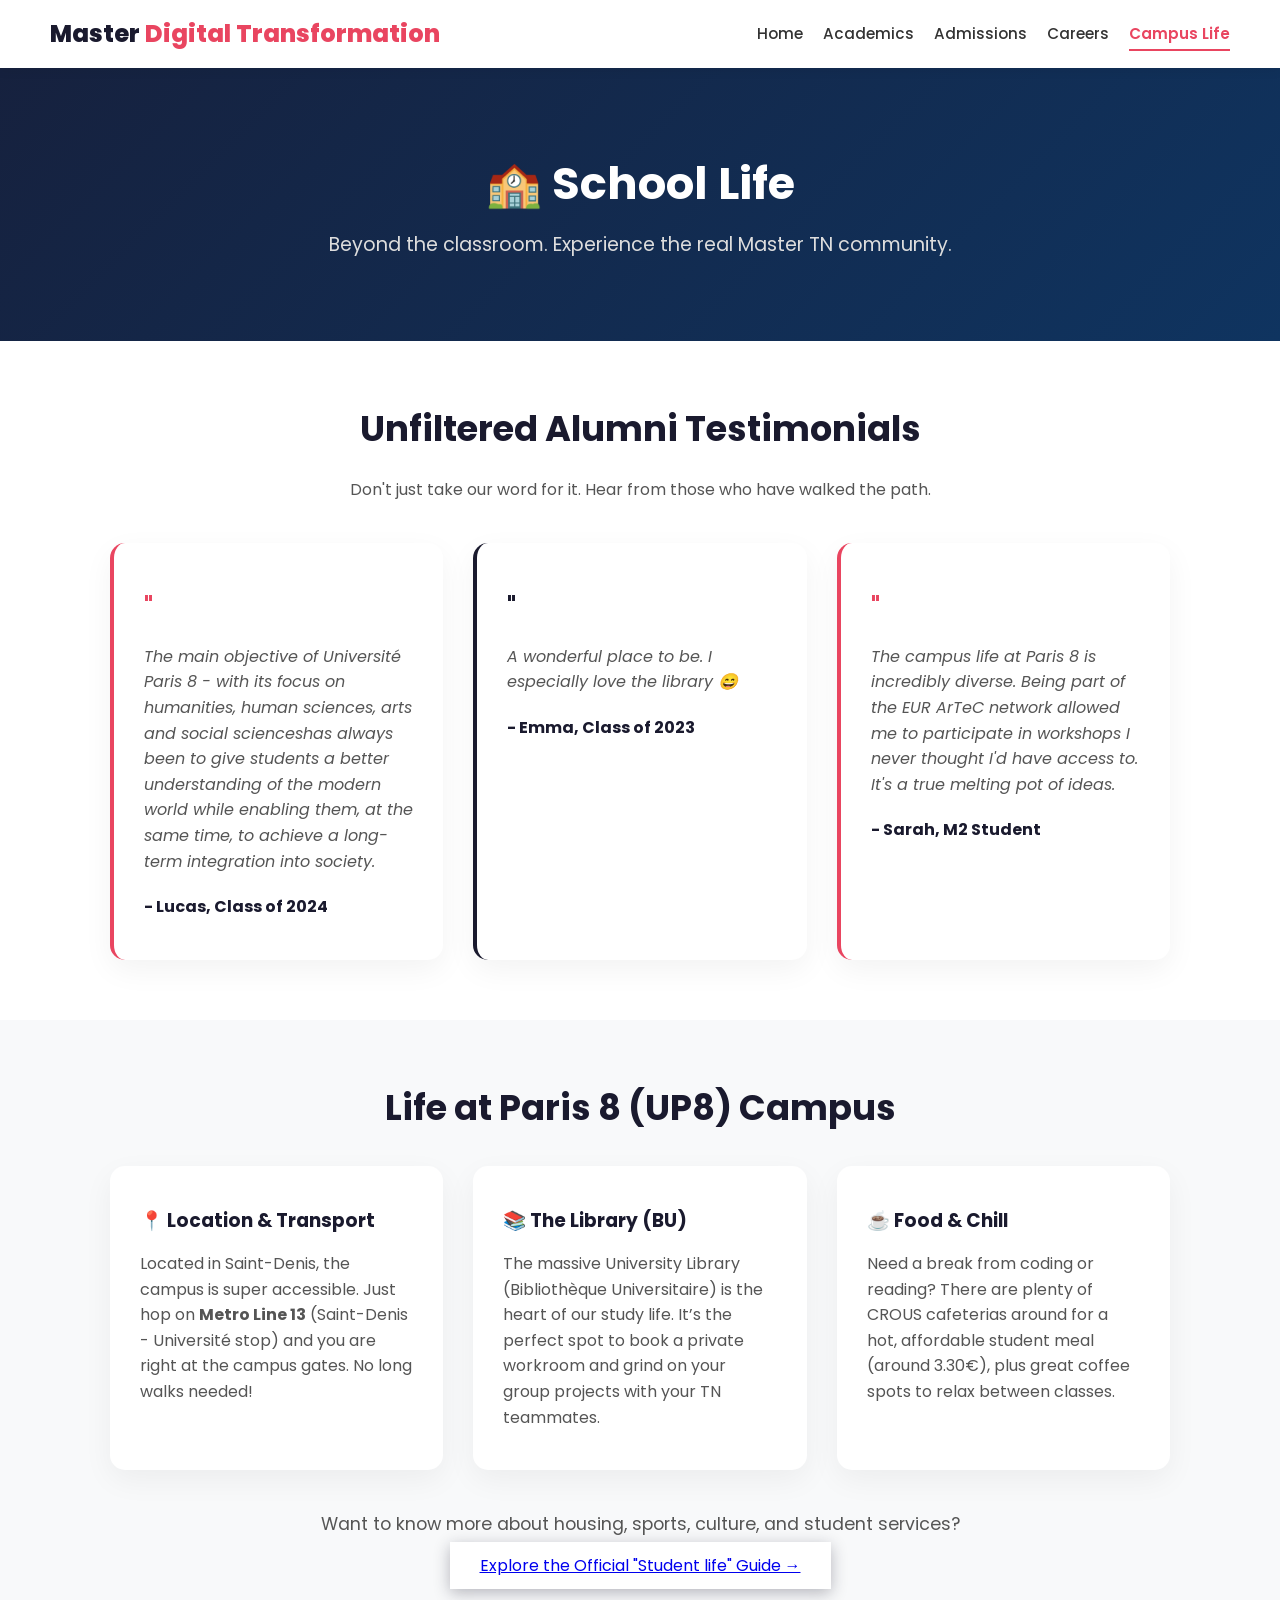
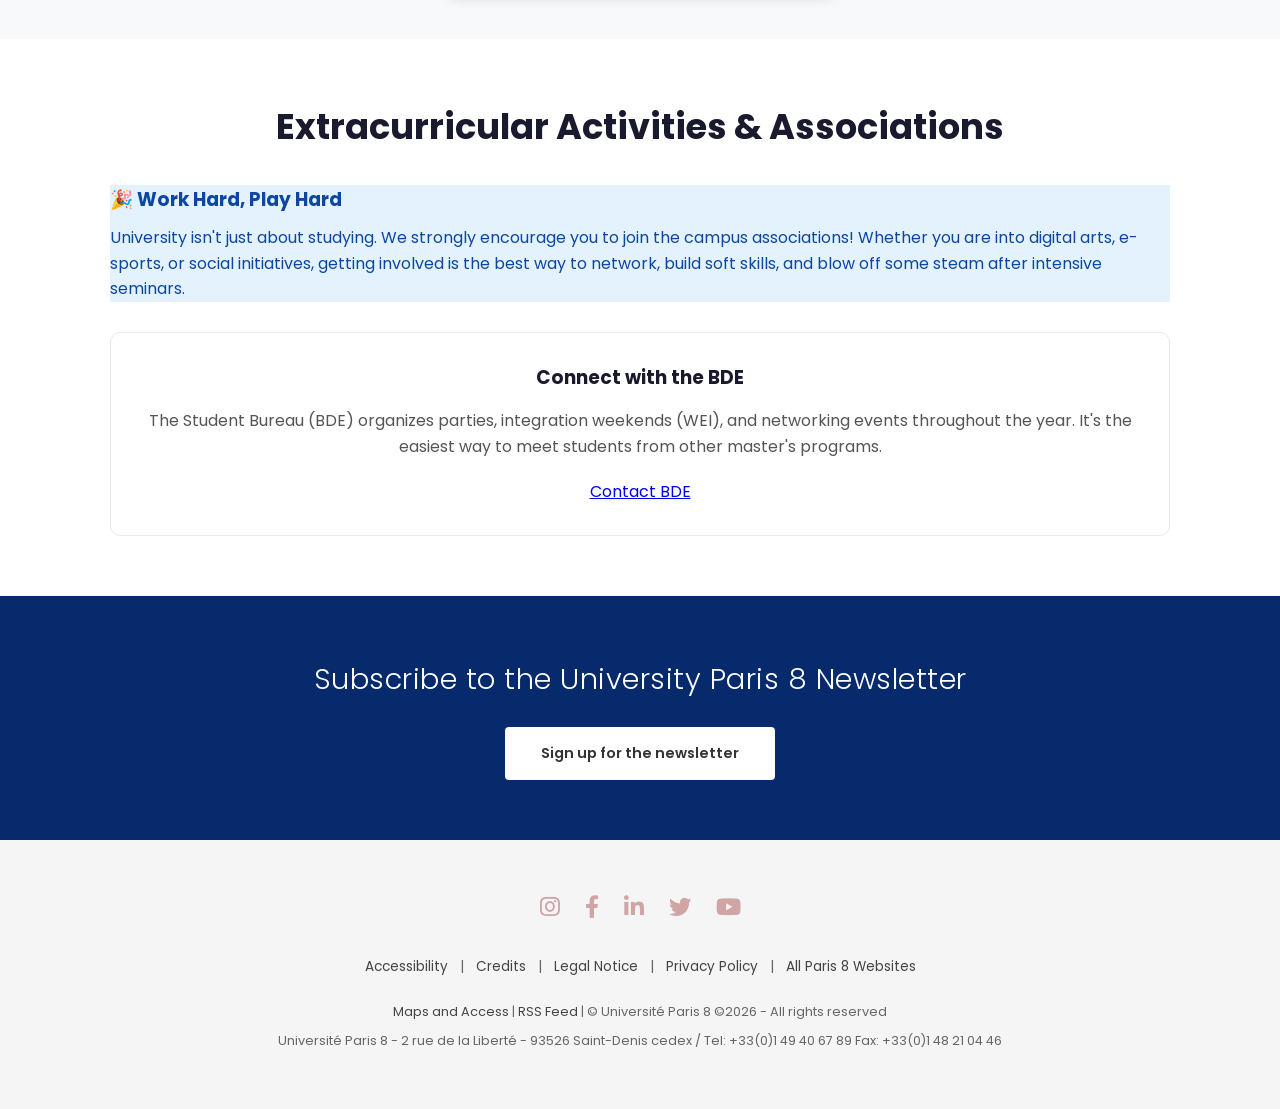
<file: school-life.html>
<!DOCTYPE html>
<html lang="en">
<head>
    <meta charset="UTF-8">
    <meta name="viewport" content="width=device-width, initial-scale=1.0">
    
    <title>Master in Digital Transformation & Humanities | Université Paris 8</title>

    <meta name="description" content="Discover Master TN at Paris 8: An innovative, 100% project-based degree in Digital Humanities and Transformation. 95% tuition subsidized by the French government. Join our global network in Paris.">

    <meta name="keywords" content="Digital Humanities Master, Digital Transformation Degree Paris, Study in France, Digital Law, UX Design Master Europe, English-taught digital master">

    <meta property="og:title" content="Master in Digital Transformation & Humanities | Paris 8">
    <meta property="og:description" content="100% project-based Master's degree in the heart of Paris.">
    <meta property="og:image" content="link-anh-thumbnail-cua-ban.jpg"> 
    <meta property="og:url" content="https://ten-mien-cua-ban.com">

    <link href="https://fonts.googleapis.com/css2?family=Poppins:wght@300;400;500;600;800&display=swap" rel="stylesheet">
    <link rel="icon" type="image/png" href="logo_paris8_couleurs-officielles.png">
    <link rel="stylesheet" href="style.css">
</head>
<!--Start of Tawk.to Script-->
<script type="text/javascript">
var Tawk_API=Tawk_API||{}, Tawk_LoadStart=new Date();
(function(){
var s1=document.createElement("script"),s0=document.getElementsByTagName("script")[0];
s1.async=true;
s1.src='https://embed.tawk.to/69bb572325f53e1c37bb8ffc/1jk1sop55';
s1.charset='UTF-8';
s1.setAttribute('crossorigin','*');
s0.parentNode.insertBefore(s1,s0);
})();
</script>
<!--End of Tawk.to Script-->
<body>

    <header class="header">
        <div class="logo">Master <span>Digital Transformation</span></div>
        <nav class="navbar" id="navbar">
            <ul>
                <li class="dropdown">
                    <a href="index.html">Home</a>
                    <ul class="dropdown-menu">
                        <li><a href="#impact-data">Key Impact</a></li>
                        <li><a href="#partners">Our Partners</a></li>
                        <li><a href="#testimonials">Testimonials</a></li>
                        <li><a href="#news-events">News & Events</a></li>
                        <li><a href="#faq">FAQ</a></li>
                    </ul>
                </li>
                <li class="dropdown">
                    <a href="academics.html">Academics</a>
                    <ul class="dropdown-menu">
                        <li><a href="academics.html#detail">Detail Course</a></li>
                        <li><a href="academics.html#years">Year 1 & 2</a></li>
                        <li><a href="academics.html#methods">Learning Methods</a></li>
                    </ul>
                </li>
                <li class="dropdown">
                    <a href="admissions.html">Admissions</a>
                    <ul class="dropdown-menu">
                        <li><a href="admissions.html#m1m2">M1 / M2 Requirements</a></li>
                        <li><a href="admissions.html#process">Process & Timeline</a></li>
                        <li><a href="admissions.html#tracks">Special Tracks</a></li>
                    </ul>
                </li>
                <li class="dropdown">
                    <a href="careers.html">Careers</a>
                    <ul class="dropdown-menu">
                        <li><a href="careers.html#sectors">Activity Sectors</a></li>
                        <li><a href="careers.html#jobs">Target Professions</a></li>
                        <li><a href="careers.html#partners">Our Network</a></li>
                        <li><a href="careers.html#workstudy">Work-Study & Tips</a></li>
                    </ul>
                </li>
                <li class="dropdown">
                    <a href="school-life.html" class="active">Campus Life</a>
                    <ul class="dropdown-menu">
                        <li><a href="school-life.html#reviews">Reviews</a></li>
                        <li><a href="school-life.html#life">Life in UP8</a></li>
                        <li><a href="school-life.html#associations">Associations</a></li>
                    </ul>
                </li>
            </ul>
        </nav>
        <button class="menu-btn" id="menu-btn">☰</button>
    </header>

    <main>
        <section class="page-header">
            <div class="container">
                <h1>🏫 School Life</h1>
                <p>Beyond the classroom. Experience the real Master TN community.</p>
            </div>
        </section>

        <section id="reviews" class="page-content container">
            <h2 style="margin-bottom: 20px;">Unfiltered Alumni Testimonials</h2>
            <p style="text-align: center; margin-bottom: 40px; color: #555;">Don't just take our word for it. Hear from those who have walked the path.</p>
            
            <div class="grid-container">
                <div class="card" style="border-left: 4px solid #e94560;">
                    <div style="font-size: 2rem; color: #e94560; margin-bottom: 10px;">"</div>
                    <p style="font-style: italic; color: #555;"> The main objective of Université Paris 8 - with its focus on humanities, human sciences, arts and social scienceshas always been to give students a better understanding of the modern world while enabling them, at the same time, to achieve a long-term integration into society. </p>
                    <h4 style="margin-top: 20px; color: #1a1a2e;">- Lucas, Class of 2024</h4>
                </div>
                <div class="card" style="border-left: 4px solid #1a1a2e;">
                    <div style="font-size: 2rem; color: #1a1a2e; margin-bottom: 10px;">"</div>
                    <p style="font-style: italic; color: #555;">A wonderful place to be. I especially love the library 😄</p>
                    <h4 style="margin-top: 20px; color: #1a1a2e;">- Emma, Class of 2023</h4>
                </div>
                <div class="card" style="border-left: 4px solid #e94560;">
                    <div style="font-size: 2rem; color: #e94560; margin-bottom: 10px;">"</div>
                    <p style="font-style: italic; color: #555;">The campus life at Paris 8 is incredibly diverse. Being part of the EUR ArTeC network allowed me to participate in workshops I never thought I'd have access to. It's a true melting pot of ideas.</p>
                    <h4 style="margin-top: 20px; color: #1a1a2e;">- Sarah, M2 Student</h4>
                </div>
            </div>
        </section>

        <section id="life" class="page-content bg-light">
            <div class="container">
                <h2 style="margin-bottom: 30px;">Life at Paris 8 (UP8) Campus</h2>
                
                <div class="grid-container" style="margin-bottom: 30px;">
                    <div class="card">
                        <h3 style="color: #1a1a2e;">📍 Location & Transport</h3>
                        <p style="color: #555;">Located in Saint-Denis, the campus is super accessible. Just hop on <strong>Metro Line 13</strong> (Saint-Denis - Université stop) and you are right at the campus gates. No long walks needed!</p>
                    </div>
                    <div class="card">
                        <h3 style="color: #1a1a2e;">📚 The Library (BU)</h3>
                        <p style="color: #555;">The massive University Library (Bibliothèque Universitaire) is the heart of our study life. It’s the perfect spot to book a private workroom and grind on your group projects with your TN teammates.</p>
                    </div>
                    <div class="card">
                        <h3 style="color: #1a1a2e;">☕ Food & Chill</h3>
                        <p style="color: #555;">Need a break from coding or reading? There are plenty of CROUS cafeterias around for a hot, affordable student meal (around 3.30€), plus great coffee spots to relax between classes.</p>
                    </div>
                </div>

                <div style="text-align: center; margin-top: 40px;">
                    <p style="color: #555; margin-bottom: 15px; font-size: 1.1rem;">Want to know more about housing, sports, culture, and student services?</p>
                    <a href="https://www.univ-paris8.fr/en/-student-life-" target="_blank" class="cta-btn" style="background-color: #ffffff; padding: 12px 30px; box-shadow: 0 4px 15px rgba(26, 26, 46, 0.3);">
                        Explore the Official "Student life" Guide &rarr;
                    </a>
                </div>

            </div>
        </section>

        <section id="associations" class="page-content container">
            <h2 style="margin-bottom: 30px;">Extracurricular Activities & Associations</h2>
            
            <div class="pro-tip" style="background-color: #e3f2fd; border-left-color: #2196f3; color: #0d47a1; margin-bottom: 30px;">
                <h3 style="margin-bottom: 10px;">🎉 Work Hard, Play Hard</h3>
                <p>University isn't just about studying. We strongly encourage you to join the campus associations! Whether you are into digital arts, e-sports, or social initiatives, getting involved is the best way to network, build soft skills, and blow off some steam after intensive seminars.</p>
            </div>

            <div style="text-align: center; padding: 30px; border: 1px solid #eaeaea; border-radius: 10px;">
                <h3 style="color: #1a1a2e; margin-bottom: 15px;">Connect with the BDE</h3>
                <p style="color: #555; margin-bottom: 20px;">The Student Bureau (BDE) organizes parties, integration weekends (WEI), and networking events throughout the year. It's the easiest way to meet students from other master's programs.</p>
                <a href="https://www.univ-paris8.fr/en/student-associations-at-paris-8-university" class="cta-btn" style="padding: 10px 25px; font-size: 1rem;">Contact BDE</a>
            </div>
        </section>

    </main>

    <footer class="main-footer">
        <div class="newsletter-section">
            <div class="container">
                <h2>Subscribe to the University Paris 8 Newsletter</h2>
                <a href="#" class="newsletter-btn">Sign up for the newsletter</a>
            </div>
        </div>

        <div class="footer-details">
            <div class="container">
                <div class="social-icons">
                    <a href="https://www.instagram.com/univparis8/" aria-label="Instagram"><i class="fab fa-instagram"></i></a>
                    <a href="https://www.facebook.com/Paris8" aria-label="Facebook"><i class="fab fa-facebook-f"></i></a>
                    <a href="https://www.linkedin.com/school/universit%C3%A9-vincennes-saint-denis-paris-viii-/" aria-label="LinkedIn"><i class="fab fa-linkedin-in"></i></a>
                    <a href="https://bsky.app/profile/univ-paris8.fr" aria-label="Twitter"><i class="fab fa-twitter"></i></a>
                    <a href="https://www.youtube.com/channel/UCFrdu1Rf_A9huYq-QD3ER2g" aria-label="YouTube"><i class="fab fa-youtube"></i></a>
                </div>

                <nav class="footer-links">
                    <a href="https://www.univ-paris8.fr/Accessibilite">Accessibility</a> | 
                    <a href="https://www.univ-paris8.fr/Credits">Credits</a> | 
                    <a href="https://www.univ-paris8.fr/Mentions-legales-et-conditions-generales-d-utilisation-CGU">Legal Notice</a> | 
                    <a href="https://www.univ-paris8.fr/Politique-de-confidentialite">Privacy Policy</a> | 
                    <a href="https://www.univ-paris8.fr/Tous-les-sites-de-Paris-8">All Paris 8 Websites</a>
                </nav>

                <div class="footer-info">
                    <p>
                        <a href="https://www.univ-paris8.fr/Acces-et-plans">Maps and Access</a> | 
                        <a href="https://www.univ-paris8.fr/spip.php?page=backend">RSS Feed</a> | 
                        © Université Paris 8 ©2026 - All rights reserved
                    </p>
                    <p>Université Paris 8 - 2 rue de la Liberté - 93526 Saint-Denis cedex / Tel: +33(0)1 49 40 67 89 Fax: +33(0)1 48 21 04 46</p>
                </div>
            </div>
        </div>
    </footer>

    <script src="script.js"></script>
</body>
</html>
</file>
<file: style.css>
/* ==========================================
   1. THIẾT LẬP CƠ BẢN & FONT CHỮ
   ========================================== */
@import url('https://fonts.googleapis.com/css2?family=Poppins:wght@300;400;500;600;800&display=swap');
@import url('https://cdnjs.cloudflare.com/ajax/libs/font-awesome/5.15.4/css/all.min.css');

* {
    margin: 0;
    padding: 0;
    box-sizing: border-box;
    font-family: 'Poppins', sans-serif;
}

html {
    scroll-behavior: smooth;
    scroll-padding-top: 80px; /* Tránh menu che mất tiêu đề khi click chuyển hướng */
}

body {
    line-height: 1.6;
    color: #333;
    background-color: #fff;
    display: flex;
    flex-direction: column;
    min-height: 100vh;
}

main { 
    flex: 1; 
}

.container { 
    max-width: 1100px; 
    margin: 0 auto; 
    padding: 0 20px; 
}

.bg-light { 
    background-color: #f8f9fa; 
}

/* ==========================================
   2. HEADER & NAVIGATION (CÓ MENU RŨ XUỐNG)
   ========================================== */
.header {
    background-color: #ffffff;
    display: flex;
    justify-content: space-between;
    align-items: center;
    padding: 15px 50px;
    box-shadow: 0 4px 10px rgba(0,0,0,0.05);
    position: sticky;
    top: 0;
    z-index: 100;
}

.logo { 
    font-size: 24px; 
    font-weight: 800; 
    color: #1a1a2e; 
    text-decoration: none;
}

.logo span { 
    color: #e94560; 
}

.navbar ul { 
    list-style: none; 
    display: flex; 
    gap: 20px; 
    align-items: center;
}

.navbar a { 
    text-decoration: none; 
    color: #333; 
    font-weight: 500; 
    font-size: 0.95rem;
    transition: color 0.3s; 
}

.navbar a:hover { 
    color: #e94560; 
}

.navbar a.active {
    color: #e94560;
    font-weight: 600;
    border-bottom: 2px solid #e94560;
    padding-bottom: 5px;
}

.menu-btn { 
    display: none; 
    font-size: 28px; 
    background: none; 
    border: none; 
    cursor: pointer; 
}

/* HIỆU ỨNG MENU RŨ XUỐNG */
.navbar ul li.dropdown {
    position: relative;
}

.navbar ul li.dropdown .dropdown-menu {
    display: none !important; 
    position: absolute;
    top: 100%;
    left: 0;
    background-color: #ffffff;
    box-shadow: 0 10px 25px rgba(0,0,0,0.1);
    min-width: 200px;
    border-radius: 8px;
    padding: 10px 0;
    z-index: 200;
}

.navbar ul li.dropdown:hover .dropdown-menu {
    display: flex !important; 
    flex-direction: column !important; 
}

.navbar ul li.dropdown .dropdown-menu li {
    width: 100%;
    list-style: none;
}

.navbar ul li.dropdown .dropdown-menu a {
    padding: 12px 20px;
    display: block;
    border-bottom: none !important; 
    font-weight: 400;
    font-size: 0.95rem;
    color: #555;
    transition: all 0.3s ease;
}

.navbar ul li.dropdown .dropdown-menu a:hover {
    background-color: #f8f9fa;
    color: #e94560;
    padding-left: 25px; 
}

/* ==========================================
   3. CÁC KHỐI GIAO DIỆN CHUNG
   ========================================== */
/* Xóa bỏ hoàn toàn class .hero cũ nếu còn, và dùng bản này */
.hero-merged {
    /* 1. Chỉ dùng URL ảnh, không dùng linear-gradient */
    background-image: 
        linear-gradient(rgba(0, 0, 0, 0.7), rgba(0, 0, 0, 0.6)), 
        url('hero.jpg'); 
    background-color: #f8f9fa;
    
    background-size: cover;
    background-position: center;
    background-repeat: no-repeat;
    background-attachment: fixed;

    color: #ffffff;
    padding: 120px 0;
    min-height: 85vh;
    display: flex !important;
    align-items: center;
}

.hero-flex {
    display: flex !important; /* Ép buộc dàn hàng ngang */
    flex-direction: row !important; /* Đảm bảo là hàng ngang */
    justify-content: space-between;
    align-items: center;
    gap: 60px;
    width: 100%;
}

/* BÊN TRÁI: SLOGAN */
.hero-left {
    flex: 1.0 !important; /* Cho bên trái rộng hơn một chút */
    text-align: left !important;
}

.hero-left h1 {
    font-size: 2.8rem;
    line-height: 1.2;
    margin-bottom: 20px;
}

.hero-left .highlight {
    color: #FFD700;
    font-weight: 600;
    font-size: 2.2rem;
    display: block;
}

.hero-left p {
    margin: 20px 0 30px 0;
    font-size: 1.1rem;
    opacity: 0.8;
}

/* BÊN PHẢI: GIỚI THIỆU */
.hero-right {
    flex: 0.8 !important; /* Bên phải gọn hơn */
    display: flex !important;
    flex-direction: column !important;
    gap: 25px;
}

.intro-column {
    background: rgba(255, 255, 255, 0.05);
    padding: 20px;
    border-radius: 12px;
    border-left: 4px solid #FFD700; /* Tạo điểm nhấn vạch hồng bên trái mỗi ô */
    transition: all 0.3s ease;
}

.intro-column h3 {
    font-size: 1.1rem;
    color: #FFD700;
    margin-bottom: 8px;
    display: flex;
    align-items: center;
}

.intro-column p {
    font-size: 0.9rem;
    line-height: 1.5;
    color: rgba(255, 255, 255, 0.8);
}

/* RESPONSIVE: Khi màn hình nhỏ (điện thoại) thì mới xếp chồng */
@media (max-width: 992px) {
    .hero-flex {
        flex-direction: column !important;
        text-align: center;
    }
    .hero-left {
        text-align: center !important;
    }
    .hero-right {
        width: 100%;
    }
}

/* ==========================================
   SECTION DATA / IMPACT - MINIMAL VIDEO VERSION
   ========================================== */
.impact-section {
    background-color: #ffffff;
    padding: 80px 0;
}

.impact-grid {
    display: grid;
    grid-template-columns: repeat(3, 1fr);
    grid-template-rows: auto auto;
    gap: 20px;
}

/* Style chung cho 4 Card chữ */
.data-card {
    padding: 30px;
    border-radius: 20px;
    background-color: #ffffff;
    box-shadow: 0 10px 30px rgba(0,0,0,0.08);
    display: flex;
    flex-direction: column;
    justify-content: center;
    transition: transform 0.3s ease;
}

.data-card:hover { transform: translateY(-5px); }

/* --- CARD VIDEO (THU NHỎ TỶ LỆ) --- */
.tall-card {
    grid-column: 3;
    grid-row: 1 / span 2;
    height: 100%;
    /* Tạo khoảng đệm để video không bị tràn viền, nhìn sẽ nhỏ gọn hơn */
    padding: 20px !important; 
    background-color: #f8f9fa; /* Màu nền nhạt để tôn lên khối video */
    display: flex;
    align-items: center;
    justify-content: center;
}

.minimal-video {
    width: 100%;
    height: 100%;
    /* 'contain' giúp hiện toàn bộ video, không bị mất góc nào.
       'cover' sẽ lấp đầy nhưng có thể bị zoom. Bạn chọn cái phù hợp nhé. */
    object-fit: contain; 
    border-radius: 12px; /* Bo góc nhẹ cho riêng video */
    display: block;
}

/* Responsive cho điện thoại */
@media (max-width: 992px) {
    .impact-grid {
        grid-template-columns: 1fr;
        display: flex;
        flex-direction: column;
    }
    .tall-card {
        height: 400px;
        padding: 10px !important;
    }
}
/* ==========================================
   SECTION PARTNERS
   ========================================== */
.partners-section {
    background-color: #f7f7f7;
    padding: 100px 0;
    color: #1a1a2e;
}

/* Header chia 2 cột */
.partners-top {
    display: flex;
    justify-content: space-between;
    align-items: flex-start;
    gap: 50px;
    margin-bottom: 80px;
}

.partners-title {
    flex: 1;
}

.partners-title span {
    display: block;
    font-size: 1rem;
    color: #FFD700;
    margin-bottom: 10px;
}

.partners-title h2 {
    text-align: left; /* Ghi đè căn giữa */
    font-size: 2.2rem;
    color: #1a1a2e;
    font-weight: 800;
    line-height: 1.2;
}

.partners-desc {
    flex: 1.2;
}

.partners-desc p {
    font-size: 1rem;
    color: #1a1a2e;
    line-height: 1.7;
}

/* Dải Logo */
.partners-logos {
    display: flex;
    justify-content: space-between;
    align-items: center;
    flex-wrap: wrap; /* Tự xuống dòng nếu màn hình nhỏ */
    gap: 30px;
}

.logo-item {
    flex: 1;
    min-width: 120px;
    display: flex;
    justify-content: center;
    filter: grayscale(80%); /* Làm logo trắng đen cho sang */
    opacity: 0.6;
    transition: all 0.3s ease;
}

.logo-item:hover {
    filter: grayscale(0%); /* Hiện màu khi di chuột vào */
    opacity: 1;
    transform: scale(1.1);
}

.logo-item img {
    max-width: 140px;
    max-height: 60px;
    object-fit: contain;
}

/* Container tổng chứa cả 2 hàng */
.partners-logos-container {
    display: flex;
    flex-direction: column;
    gap: 40px; /* Khoảng cách giữa 2 hàng */
    margin-top: 50px;
}

/* Định dạng chung cho mỗi hàng */
.logo-row {
    display: flex;
    justify-content: center; /* Căn giữa các logo trong hàng */
    gap: 80px; /* Khoảng cách ngang giữa các logo */
    align-items: center;
}

/* HIỆU ỨNG SO LE: Đẩy hàng số 2 lệch sang phải */
.row-2 {
    padding-left: 150px; /* Chỉnh con số này để tăng/giảm độ so le */
}

/* Định dạng từng Logo */
.logo-item {
    filter: grayscale(100%);
    opacity: 0.6;
    transition: all 0.4s ease;
}

.logo-item:hover {
    filter: grayscale(0%);
    opacity: 1;
    transform: translateY(-5px) scale(1.05);
}

.logo-item img {
    max-width: 160px; /* Tăng kích thước logo lên một chút cho dễ nhìn */
    max-height: 70px;
    object-fit: contain;
}

/* RESPONSIVE: Trên điện thoại thì không nên so le nữa vì sẽ bị tràn màn hình */
@media (max-width: 768px) {
    .logo-row {
        flex-direction: column;
        gap: 30px;
        padding-left: 0 !important; /* Bỏ so le trên mobile */
    }
    
    .partners-top {
        flex-direction: column;
        text-align: center;
    }
    
    .partners-title h2 {
        text-align: center;
    }
}

/* Responsive cho Mobile */
@media (max-width: 768px) {
    .partners-top {
        flex-direction: column;
        gap: 20px;
    }
    .partners-logos {
        display: grid;
        grid-template-columns: repeat(3, 1fr);
    }
}

/* ==========================================
   SECTION TESTIMONIALS (MASONRY STYLE)
   ========================================== */
.testimonials-section {
    background-color: #ffffff; 
    padding: 100px 0;
}

.testimonials-header {
    text-align: center;
    margin-bottom: 60px;
}

.testimonials-header span {
    color: #FFD700;
    font-weight: 600;
    text-transform: uppercase;
    letter-spacing: 1px;
}

.testimonials-header h2 {
    font-size: 2.5rem;
    font-weight: 800;
    color: #1a1a2e;
    margin-top: 10px;
}

/* Lưới Masonry giả lập */
.testimonials-masonry {
    display: grid;
    grid-template-columns: repeat(3, 1fr); /* 3 cột */
    gap: 40px 30px;
    padding: 20px 0;
}
.testi-card:nth-child(3n+2) {
    margin-top: 50px; /* Đẩy toàn bộ cột giữa xuống một chút so với 2 bên */
}

/* Style chung cho Card */
.testi-card {
    background: #f8f9fa;
    padding: 40px 30px;
    border-radius: 20px;
    box-shadow: 0 10px 30px rgba(0,0,0,0.03);
    transition: all 0.4s cubic-bezier(0.175, 0.885, 0.32, 1.275);
    position: relative;
}

.testi-card p {
    font-style: italic;
    color: #555;
    line-height: 1.6;
    margin-bottom: 20px;
}

.testi-card h4 {
    color: #1a1a2e;
    font-weight: 700;
    font-size: 0.95rem;
}

/* TẠO ĐỘ LỆCH "ĐỘNG" */
.card-up {
    transform: translateY(-20px);
}

.card-down {
    transform: translateY(20px);
}

/* Hiệu ứng Hover */
.testi-card:hover {
    background: #1a1a2e;
    transform: translateY(0) scale(1.05); /* Khi hover sẽ trả về vị trí cân bằng và to lên */
    box-shadow: 0 20px 40px rgba(82, 166, 227, 0.3);
}

.testi-card:hover p, .testi-card:hover h4 {
    color: #ffffff;
}

/* Responsive */
@media (max-width: 992px) {
    .testimonials-masonry {
        grid-template-columns: repeat(2, 1fr);
        gap: 20px;
    }
    .card-up, .card-down {
        transform: translateY(0); /* Bỏ lệch trên máy tính bảng */
    }
}

@media (max-width: 768px) {
    .testimonials-masonry {
        grid-template-columns: 1fr;
        gap: 20px;
    }
}

/* ==========================================
   SECTION TESTIMONIALS - BẢN CHUẨN (FLEXBOX)
   ========================================== */
.testimonials-section {
    background-color: #ffffff; 
    padding: 100px 0;
}

.testimonials-header {
    text-align: center;
    margin-bottom: 60px;
}

/* Container dùng Flexbox để ép video ra giữa và to ra */
.testimonials-flex-container {
    display: flex;
    justify-content: center;
    align-items: stretch; /* Cho các cột cao bằng nhau */
    gap: 30px;
    max-width: 1200px;
    margin: 0 auto;
    padding: 20px 0;
}

/* Các cột chữ hai bên */
.testi-column {
    flex: 1; /* Chiếm 1 phần không gian */
    display: flex;
    flex-direction: column;
    gap: 25px;
}


/* Responsive cho mobile */
@media (max-width: 992px) {
    .testimonials-flex-container {
        flex-direction: column; /* Xếp chồng lên nhau */
    }
}

/* ==========================================
   SECTION NEWS & EVENTS
   ========================================== */
.news-section {
    background-color: #f7f7f7; /* Màu xám như trong ảnh của bạn */
    padding: 100px 0;
}

/* Header Flex: Tiêu đề và Nút */
.news-header-flex {
    display: flex;
    justify-content: space-between;
    align-items: flex-end;
    margin-bottom: 50px;
}

.news-title h2 {
    text-align: left;
    font-size: 2.2rem;
    color: #1a1a2e;
    margin-top: 10px;
}

.news-title span {
    color: #FFD700;
    font-size: 0.9rem;
    font-weight: 500;
}

/* Nút View All */
.view-all-btn {
    background-color: #c3d6e8;
    color: #1a1a2e;
    padding: 15px 30px;
    border-radius: 12px;
    text-decoration: none;
    font-weight: 600;
    font-size: 0.95rem;
    transition: all 0.3s ease;
    box-shadow: 0 4px 15px rgba(0,0,0,0.05);
}

.view-all-btn:hover {
    background-color: #1a1a2e;
    color: #ffffff;
    transform: translateY(-3px);
}

/* Grid Cards */
.news-grid {
    display: grid;
    grid-template-columns: repeat(3, 1fr);
    gap: 30px;
}

.news-card {
    background: #ffffff;
    border-radius: 20px;
    overflow: hidden; /* Để ảnh không bị tràn khỏi bo góc */
    transition: transform 0.3s ease;
    display: flex;
    flex-direction: column;
}

.news-card:hover {
    transform: translateY(-10px);
}

/* Ảnh trong card chiếm khoảng 40% chiều cao */
.news-image {
    width: 100%;
    height: 200px;
    overflow: hidden;
}

.news-image img {
    width: 100%;
    height: 100%;
    object-fit: cover;
    transition: transform 0.5s ease;
}

.news-card:hover .news-image img {
    transform: scale(1.1);
}

/* Nội dung card */
.news-content {
    padding: 25px;
}

.news-date {
    display: block;
    font-size: 0.8rem;
    color: #888;
    margin-bottom: 10px;
}

.news-content h3 {
    font-size: 1.2rem;
    color: #1a1a2e;
    margin-bottom: 12px;
    line-height: 1.4;
}

.news-content p {
    font-size: 0.9rem;
    color: #666;
    margin-bottom: 20px;
}

.read-more {
    color: #52a6e3;
    text-decoration: none;
    font-weight: 600;
    font-size: 0.9rem;
}

/* Responsive */
@media (max-width: 992px) {
    .news-grid { grid-template-columns: repeat(2, 1fr); }
    .news-header-flex { flex-direction: column; align-items: flex-start; gap: 20px; }
}

@media (max-width: 768px) {
    .news-grid { grid-template-columns: 1fr; }
}


/* ==========================================
   SECTION FAQ (ACCORDION STYLE)
   ========================================== */
.faq-section {
    background-color: #ffffff;
    padding: 100px 0;
}

.faq-header {
    text-align: left; /* Căn trái giống mẫu */
    margin-bottom: 50px;
    max-width: 800px;
}

.faq-header span {
    font-size: 0.9rem;
    color: #666;
}

.faq-header h2 {
    text-align: left;
    font-size: 2.5rem;
    font-weight: 800;
    color: #1a1a2e;
    margin-top: 10px;
}

.faq-container {
    max-width: 1000px;
    margin: 0 auto;
}

/* Từng dòng FAQ */
.faq-item {
    border-bottom: 1px solid #eee;
    padding: 20px 0;
    cursor: pointer;
}

/* Tiêu đề câu hỏi */
.faq-item summary {
    list-style: none; /* Bỏ mũi tên mặc định */
    font-size: 1.1rem;
    font-weight: 700;
    color: #1a1a2e;
    display: flex;
    justify-content: space-between;
    align-items: center;
    outline: none;
}

.faq-item summary::-webkit-details-marker {
    display: none;
}

.faq-item .icon {
    font-size: 1.5rem;
    transition: transform 0.3s ease;
    color: #0485b8;
}

/* Xoay icon khi mở */
.faq-item[open] .icon {
    transform: rotate(180deg);
}

/* Nội dung câu trả lời */
.faq-item .answer {
    padding-top: 15px;
    color: #555;
    line-height: 1.6;
    animation: slideDown 0.3s ease-out;
}

@keyframes slideDown {
    from { opacity: 0; transform: translateY(-10px); }
    to { opacity: 1; transform: translateY(0); }
}

/* Hiệu ứng Hover */
.faq-item:hover summary {
    color: #0485b8;
}

/* ==========================================
   ACADEMICS 2-COLUMN PILLARS
   ========================================== */
.academics-intro {
    margin-bottom: 60px;
    text-align: left;
}

.academics-intro span {
    color: #52a6e3;
    font-weight: 600;
    text-transform: uppercase;
    font-size: 0.9rem;
}

.pillars-2-columns {
    display: flex;
    flex-direction: column;
    gap: 40px;
}

.pillar-item {
    display: flex;
    justify-content: space-between;
    gap: 50px;
}

.pillar-info {
    flex: 1;
    padding: 30px;
    background: #f8f9fa;
    border-radius: 15px;
    position: relative;
    transition: all 0.3s ease;
    border-left: 5px solid #52a6e3; /* Vạch màu đặc trưng */
}

.pillar-info:hover {
    background: #ffffff;
    box-shadow: 0 10px 30px rgba(0,0,0,0.08);
    transform: translateX(10px);
}

.pillar-num {
    font-size: 3rem;
    font-weight: 800;
    color: rgba(82, 166, 227, 0.1); /* Số hiệu mờ làm nền */
    position: absolute;
    top: 120px;
    right: 20px;
}

.pillar-info h3 {
    font-size: 1.4rem;
    color: #1a1a2e;
    margin-bottom: 15px;
    position: relative;
    z-index: 2;
}

.pillar-info p {
    font-size: 1rem;
    color: #555;
    line-height: 1.6;
    position: relative;
    z-index: 2;
}

/* Mobile: Trở về 1 cột để dễ đọc */
@media (max-width: 768px) {
    .pillar-item {
        flex-direction: column;
        gap: 20px;
    }
    .pillar-info:hover {
        transform: translateY(-5px);
    }
}

section { padding: 80px 0; }
h2 { font-size: 2.2rem; text-align: center; color: #1a1a2e; margin-bottom: 10px; }
.subtitle { text-align: center; color: #666; margin-bottom: 50px; font-size: 1.1rem; }

.page-header {
    background: linear-gradient(135deg, #16213e 0%, #0f3460 100%);
    color: #fff;
    text-align: center;
    padding: 80px 20px;
}
.page-header h1 { font-size: 2.8rem; margin-bottom: 10px; }
.page-header p { font-size: 1.2rem; color: #ddd; }
.page-content { padding: 60px 20px; min-height: 50vh; }

/* 3 PILLARS / CARDS */
.grid-container {
    display: grid;
    grid-template-columns: repeat(auto-fit, minmax(300px, 1fr));
    gap: 30px;
}
.card {
    background: #fff;
    padding: 40px 30px;
    border-radius: 15px;
    box-shadow: 0 10px 30px rgba(0,0,0,0.05);
    transition: transform 0.3s ease;
}
.card:hover { transform: translateY(-10px); box-shadow: 0 15px 40px rgba(0,0,0,0.12); }
.card h3 { color: #1a1a2e; margin-bottom: 15px; }

/* ==========================================
   4. TABS & BẢNG (CHO TRANG ACADEMICS)
   ========================================== */
.tabs-container {
    background: #fff;
    border-radius: 10px;
    box-shadow: 0 5px 20px rgba(0,0,0,0.03);
    padding: 20px;
    overflow: hidden;
}

.tabs { 
    list-style: none; 
    display: flex; 
    border-bottom: 2px solid #eaeaea; 
    margin-bottom: 20px; 
    gap: 15px; 
    overflow-x: auto; 
}

.tabs li { 
    padding: 12px 25px; 
    cursor: pointer; 
    font-weight: 600; 
    color: #888; 
    transition: all 0.3s ease; 
    position: relative; 
    white-space: nowrap;
}

.tabs li:hover {
    color: #1a1a2e;
}

.tabs li.active { 
    color: #e94560; 
}

.tabs li.active::after { 
    content: ''; 
    position: absolute; 
    bottom: -2px; 
    left: 0; 
    width: 100%; 
    height: 3px; 
    background: #e94560; 
    border-radius: 3px 3px 0 0;
}

.tab-content { 
    display: none; 
    animation: fadeInTab 0.4s ease; 
}

.tab-content.active { 
    display: block; 
}

@keyframes fadeInTab { 
    from { opacity: 0; transform: translateY(10px); } 
    to { opacity: 1; transform: translateY(0); } 
}

.course-table { 
    width: 100%; 
    border-collapse: collapse; 
    text-align: left; 
}

.course-table thead { 
    background: #fdfdfd; 
    border-bottom: 2px solid #eaeaea; 
}

.course-table th { 
    padding: 15px; 
    color: #1a1a2e; 
    font-size: 1rem; 
    font-weight: 800;
}

.course-table td { 
    padding: 15px; 
    border-bottom: 1px solid #f1f1f1; 
    color: #555; 
    font-size: 0.95rem; 
}

.course-table tr.ue-row { 
    background: #f8f9fa; 
    font-weight: 700; 
    color: #1a1a2e; 
}

/* ==========================================
   5. TIMELINE & FOOTER
   ========================================== */
/* ==========================================
   FOOTER STYLE - UNIVERSITY PARIS 8 THEME
   ========================================== */
/* Import Font Awesome for the social icons */
@import url('https://cdnjs.cloudflare.com/ajax/libs/font-awesome/5.15.4/css/all.min.css');

.main-footer {
    width: 100%;
    font-family: 'Poppins', sans-serif;
}

/* 1. Newsletter (Purple) */
.newsletter-section {
    background-color: #062A6B; /* Official Paris 8 Purple */
    padding: 60px 20px;
    text-align: center;
    color: #ffffff;
}

.newsletter-section h2 {
    font-weight: 300;
    font-size: 1.8rem;
    margin-bottom: 25px;
    letter-spacing: 0.5px;
    color: #ffffff;
}

.newsletter-btn {
    display: inline-block;
    background-color: #ffffff;
    color: #333333;
    padding: 14px 35px;
    text-decoration: none;
    border-radius: 4px;
    font-weight: 600;
    font-size: 0.9rem;
    transition: all 0.3s ease;
    border: 1px solid transparent;
}

.newsletter-btn:hover {
    background-color: #f8f8f8;
    transform: translateY(-3px);
    box-shadow: 0 5px 15px rgba(0,0,0,0.2);
}

/* 2. Footer Details (Light Grey) */
.footer-details {
    background-color: #f5f5f5; 
    padding: 50px 20px;
    text-align: center;
    color: #666666;
}

/* Tăng cường style cho dải icon mạng xã hội */
.social-icons {
    display: flex;
    justify-content: center;
    gap: 25px; /* Khoảng cách giữa các icon */
    margin-bottom: 30px;
}

.social-icons a {
    color: #d1a5a5; /* Màu hồng nhạt/nâu nhạt giống ảnh mẫu của Paris 8 */
    font-size: 1.4rem; /* Kích thước icon to rõ */
    transition: all 0.3s ease;
    text-decoration: none;
}

.social-icons a:hover {
    color: #731472; /* Đổi sang màu tím khi hover */
    transform: scale(1.2); /* Phóng to nhẹ khi hover */
}

/* Đảm bảo Font Awesome được tải để hiện icon */
@import url('https://cdnjs.cloudflare.com/ajax/libs/font-awesome/5.15.4/css/all.min.css');

.footer-links {
    margin-bottom: 25px;
    font-size: 0.85rem;
}

.footer-links a {
    color: #444444;
    text-decoration: none;
    margin: 0 8px;
    transition: color 0.2s;
}

.footer-links a:hover {
    text-decoration: underline;
    color: #731472;
}

.footer-info p {
    margin-bottom: 8px;
    font-size: 0.8rem;
    line-height: 1.6;
}

.footer-info a {
    color: #444444;
    text-decoration: none;
}

/* Responsive Adjustments */
@media (max-width: 768px) {
    .newsletter-section h2 {
        font-size: 1.4rem;
    }
    .footer-links {
        display: flex;
        flex-direction: column;
        gap: 10px;
    }
}

/* ==========================================
   6. RESPONSIVE (DÀNH CHO ĐIỆN THOẠI)
   ========================================== */
@media (max-width: 768px) {
    .header { padding: 15px 20px; }
    .menu-btn { display: block; }
    .navbar { display: none; position: absolute; top: 100%; left: 0; width: 100%; background: #fff; box-shadow: 0 10px 10px rgba(0,0,0,0.1); }
    .navbar.active { display: block; }
    .navbar ul { flex-direction: column; text-align: left; padding: 10px 20px; gap: 0; align-items: stretch; }
    .navbar a { display: block; padding: 15px 0; border-bottom: 1px solid #eee; }
    .navbar ul li.dropdown .dropdown-menu { display: none !important; position: static; box-shadow: none; background-color: #f8f9fa; padding: 0; }
    .navbar ul li.dropdown:hover .dropdown-menu { display: flex !important; }
    .hero h1 { font-size: 2.5rem; }
    .timeline { flex-direction: column; }
    .timeline-step { margin-top: 20px; }
    .step-number { margin: -40px auto 15px 20px; }
    
    /* Đáp ứng bảng trên điện thoại */
    .course-table th, .course-table td { padding: 10px; font-size: 0.85rem; }
}

/* ==========================================
   ACADEMICS PAGE BANNER (FULL IMAGE)
   ========================================== */



.academics-header {
    position: relative;
    /* Thay link ảnh dưới đây bằng ảnh trường hoặc phòng Lab của bạn */
    background-image: url('academics2.jpg');
    background-size: cover;
    background-position: center;
    background-attachment: fixed; /* Hiệu ứng Parallax */
    padding: 150px 0; /* Làm header to và chuyên nghiệp hơn */
    color: #fff;
    text-align: center;
    overflow: hidden;
}

/* Lớp phủ màu tối để chữ dễ đọc hơn */
.header-overlay {
    position: absolute;
    top: 0; left: 0; width: 100%; height: 100%;
    background: linear-gradient(rgba(26, 26, 46, 0.8), rgba(26, 26, 46, 0.6));
    z-index: 1;
}

.header-content {
    position: relative;
    z-index: 2; /* Đẩy chữ lên trên lớp phủ */
}

.academics-header h1 {
    font-size: 3.5rem;
    font-weight: 800;
    margin-bottom: 20px;
    text-shadow: 0 4px 15px rgba(0,0,0,0.3);
}

.academics-header p {
    font-size: 1.2rem;
    max-width: 800px;
    margin: 0 auto 30px;
    line-height: 1.6;
    opacity: 0.9;
}

/* Thêm các thông số nhỏ bên dưới cho hiện đại */
.header-stats {
    display: flex;
    justify-content: center;
    gap: 40px;
    margin-top: 30px;
}

.header-stats span {
    background: rgba(255, 255, 255, 0.1);
    padding: 10px 25px;
    border-radius: 50px;
    border: 1px solid rgba(255, 255, 255, 0.3);
    font-size: 0.9rem;
    backdrop-filter: blur(5px); /* Hiệu ứng kính mờ */
}

.header-stats strong {
    color: #ffd700; /* Màu vàng nhấn mạnh */
}

/* Responsive cho điện thoại */
@media (max-width: 768px) {
    .academics-header { padding: 100px 20px; background-attachment: scroll; }
    .academics-header h1 { font-size: 2.5rem; }
    .header-stats { flex-direction: column; gap: 15px; }
}

/* TEACHING TEAM STYLES */
.academics-header {
    position: relative;
    background-image: url('academics2.jpg');
    background-size: cover;
    background-position: center;
    background-attachment: fixed;
    padding: 150px 0;
    color: #fff;
    text-align: center;
    overflow: hidden;
}

.header-overlay {
    position: absolute;
    top: 0; left: 0; width: 100%; height: 100%;
    background: linear-gradient(rgba(10, 25, 47, 0.8), rgba(10, 25, 47, 0.6));
    z-index: 1;
}

.header-content { position: relative; z-index: 2; }

.header-stats {
    display: flex;
    justify-content: center;
    gap: 30px;
    margin-top: 30px;
    flex-wrap: wrap;
}

.header-stats span {
    background: rgba(255, 255, 255, 0.1);
    padding: 10px 25px;
    border-radius: 50px;
    border: 1px solid rgba(255, 255, 255, 0.3);
    backdrop-filter: blur(10px);
    font-size: 0.9rem;
}

/* 2. Section Giảng viên với màu nền chuyên nghiệp */
.teaching-bg {
    background-color: #f8f9fa; /* Màu xám xanh nhạt */
    padding: 80px 0;
}

.teaching-flex-container {
    display: flex;
    gap: 50px;
    align-items: flex-start;
    margin-top: 40px;
}

.faculty-list { flex: 2; }

.faculty-list h3 {
    color: #1a1a2e;
    font-size: 1.8rem;
    margin-bottom: 25px;
    border-bottom: 2px solid #52a6e3;
    display: inline-block;
}

.staff-list {
    list-style: none;
    display: grid;
    grid-template-columns: repeat(auto-fit, minmax(250px, 1fr));
    gap: 15px;
}

.staff-list li {
    background: rgba(255, 255, 255, 0.6);
    padding: 12px 15px;
    border-radius: 8px;
    font-size: 0.95rem;
    transition: all 0.3s ease;
}

.staff-list li:hover {
    background: #fff;
    transform: translateX(8px);
    box-shadow: 0 4px 12px rgba(0,0,0,0.05);
    color: #52a6e3;
}

/* 3. Card liên hệ Thư ký */
.contact-sidebar { flex: 1; position: sticky; top: 100px; }

.management-card {
    background: #ffffff;
    border-left: 5px solid #8b0000;
    border-radius: 12px;
    padding: 30px;
    box-shadow: 0 10px 30px rgba(0,0,0,0.05);
}

.card-section h4 {
    text-transform: uppercase;
    font-size: 0.8rem;
    color: #888;
    margin-top: 20px;
    margin-bottom: 50px;
    letter-spacing: 1px;
}

.secretariat h4 {
    font-size: 1.4rem;
    color: #1a1a2e;
    text-transform: none;
    margin-top: 20px;
}

/* Responsive Mobile */
@media (max-width: 992px) {
    .teaching-flex-container { flex-direction: column; }
    .academics-header { background-attachment: scroll; padding: 100px 20px; }
    .contact-sidebar { width: 100%; position: static; }
</file>
